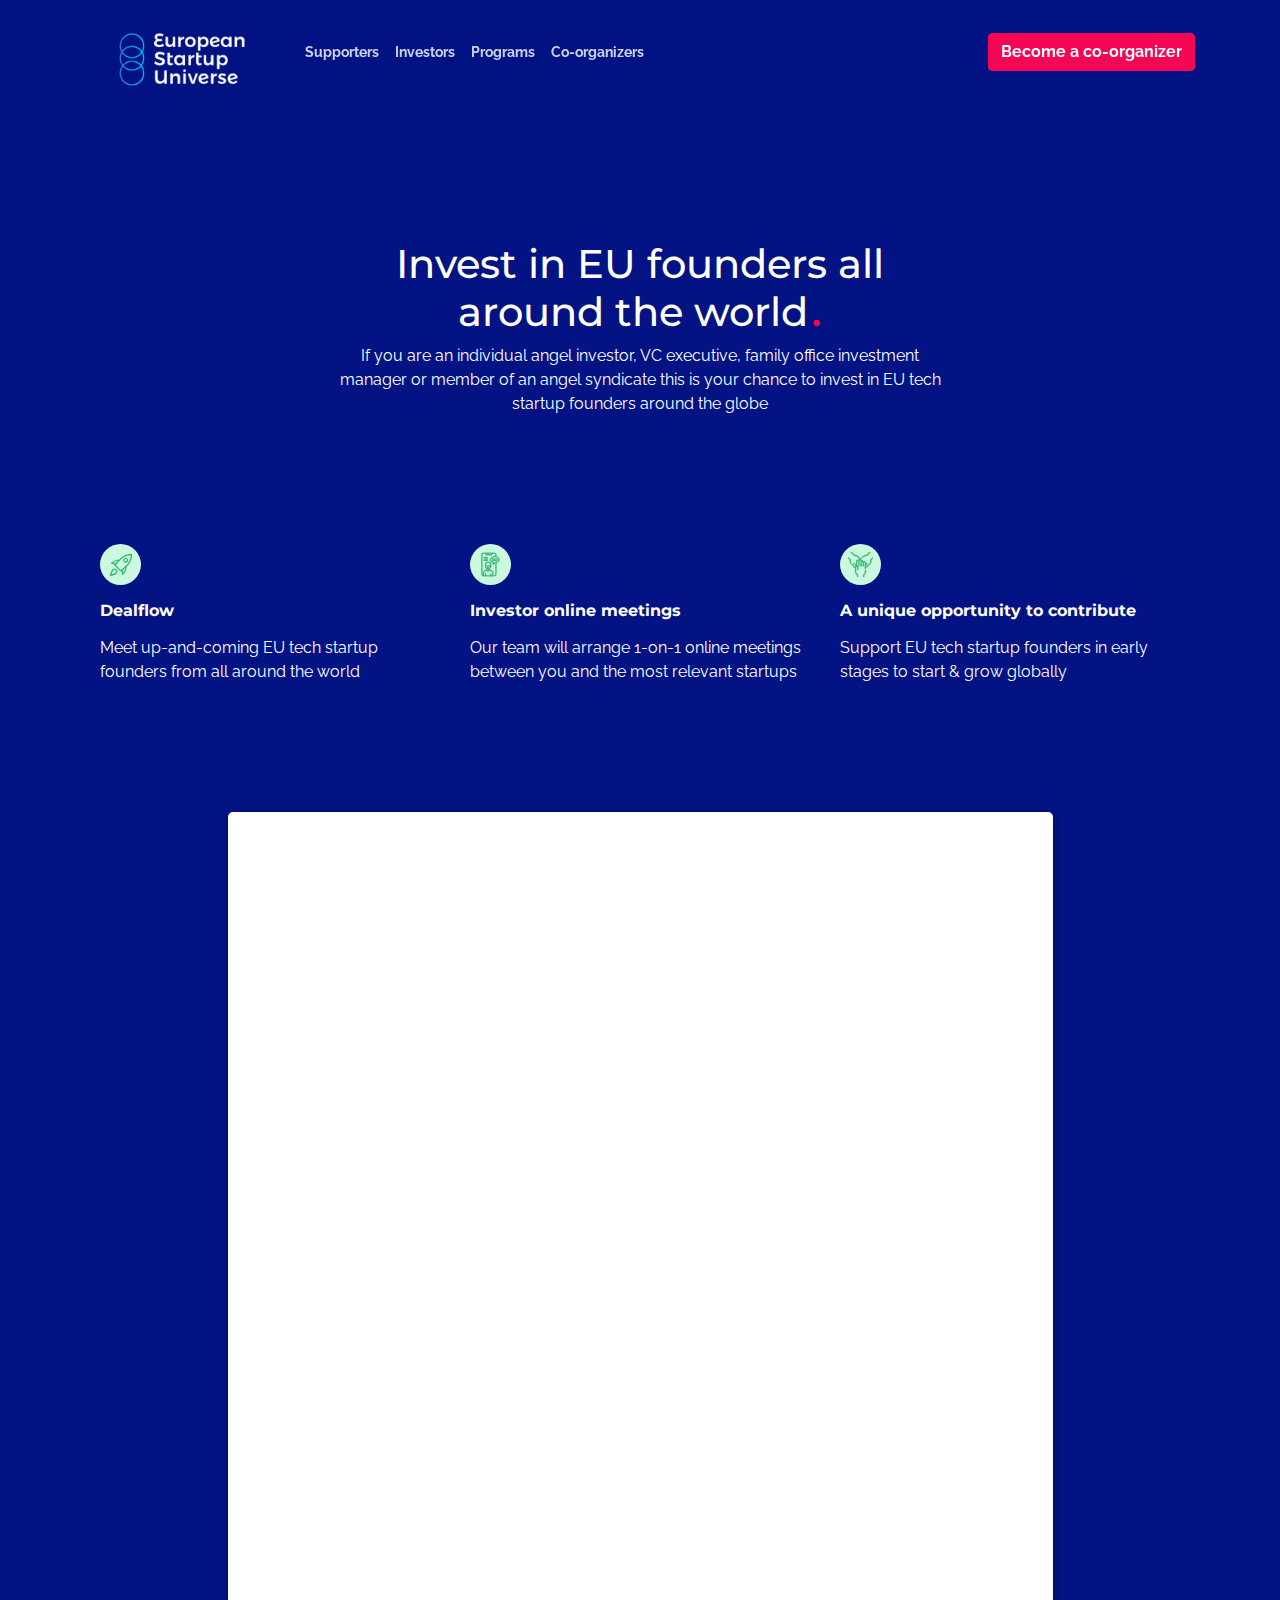
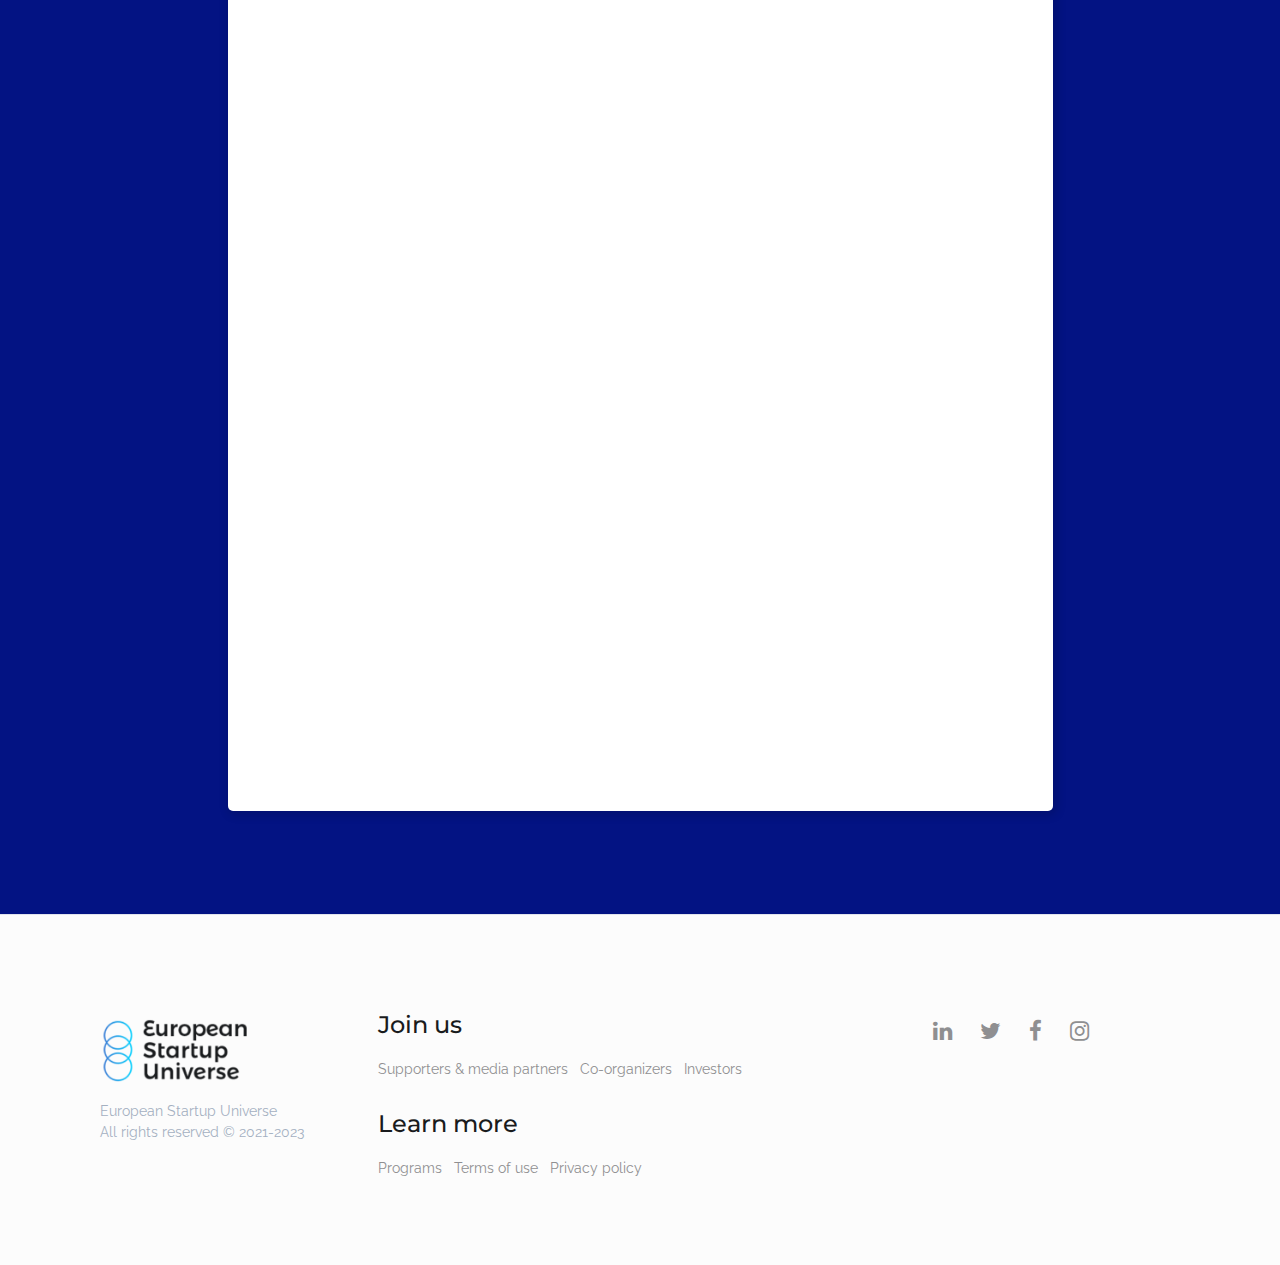
<file: investors.html>
<!Doctype html>
<html lang="en">
    <head>
        <meta charset="utf-8">
        <meta name="viewport" content="width=device-width, initial-scale=1.0">
        <meta name="description" content="The 6-week online programs exclusively for European startup founders globally">
        <meta name="author" content="European Startup Universe team">
        <meta property="og:url" content="https://thestartupuniverse.org"/>
        <meta property="og:type" content="website"/>
        <meta property="og:title" content="European Startup Universe"/>
        <meta property="og:site_name" content="European Startup Universe"/>
        <meta property="og:description" 
                content="The 6-week online programs exclusively for European startup founders globally."
        />
        <meta property="og:image" content="content/img/facebook_open_graph.jpg"/>
        <title>European Startup Universe</title>
        <!-- Favicon-->
        <link rel="shortcut icon" href="content/img/favicon.png">
        <!-- Bootstrap Core CSS -->
        <link rel="stylesheet" href="css/bootstrap.min.css">
        <link rel="stylesheet" href="css/slick.css">
        <!-- Custom CSS -->
        <link rel="stylesheet" href="css/basic.css">
        <link rel="stylesheet" href="css/supportive_pages.css">
        <!-- Google Analytics -->
        
        <!-- Fastbase Analytics -->
        
        <!-- Start of Async Drift Code -->
        
        <!-- Hotjar Tracking Code -->
        
    </head>
    <body>

    <!-- Navigation Bar Section -->
    <nav class="navbar fixed-top navbar-expand-lg navbar-light bg-light">
        <div class="container">
            <a class="navbar-brand" href="index.html">
                <img src="content/img/european_startup_universe_white_logo.png" width="auto" height="55px" alt="European Startup Universe white logo">
            </a>
            <button class="navbar-toggler navbar-toggler-left x collapsed" type="button" data-toggle="collapse" data-target="#navbarText" aria-controls="navbarText" aria-expanded="false" aria-label="Toggle navigation">
                <span class="icon-bar"></span>
                <span class="icon-bar"></span>
                <span class="icon-bar"></span>
              </button>
            <div class="collapse navbar-collapse" id="navbarText">
                <ul class="navbar-nav ml-md-3 mr-auto mt-md-3 mt-lg-0">
                    <li class="nav-item">
                        <a class="nav-link" href="supporters.html">Supporters</a>
                    </li>
                    <li class="nav-item">
                        <a class="nav-link" href="investors.html">Investors</a>
                    </li>
                    <li class="nav-item">
                        <a class="nav-link" href="about-program.html">Programs</a>
                    </li>
                    <li class="nav-item d-none">
                        <a class="nav-link" href="bexpert.html">Ambassadors</a>
                    </li>
                    <li class="nav-item">
                        <a class="nav-link" href="organizers.html">Co-organizers</a>
                    </li>
                </ul>
        
                <button class="btn mt-3 mt-md-0 my-2 my-sm-0 btn-call-to-action" type="button" onclick="window.open('https://thestartupuniverse.org/organizers.html')">Become a co-organizer</button>
            </div>
        </div>
    </nav>

    <!-- Hero Section -->
    <section class="jumbotron jumbotron-fluid welcome-section mt-5">
        <div class="container">
            <div class="col-12">         
            
                <div class="row">
                    <div class="col-12 col-lg-7 welcome-section-title text-center mx-auto">
                        <h1 class="title-welcome">Invest in EU founders all around the world<span class="colored-dot">.</span></h1>
                        <p class="text-white">If you are an individual angel investor, VC executive, family office investment manager or member of an angel syndicate this is your chance to invest in EU tech startup founders around the globe</p>
                    </div>
                </div>

            </div>
        </div>
    </section>

    <!-- Features section -->
    <section class="mb-5" id="section-investors-features">
        <div class="container">
            <div class="col-12">
                <div class="row">
                    <div class="col-12 col-md-4 py-3 card-style">       
                        <span class="badge badge-secondary icon-wrapper rocket-icon-wrapper">
                            <img src="content/img/rocket.svg" width="auto" height="22" alt="bot development graphic image">
                        </span>
                        <h6 class="font-weight-bold my-3 text-white">Dealflow</h6>
                        <p class="text-white">Meet up-and-coming EU tech startup founders from all around the world</p>
                    </div>
                    <div class="col-12 col-md-4 py-3 card-style">
                        <span class="badge badge-secondary icon-wrapper">
                            <img src="content/img/video-chat.svg" width="auto" height="25" alt="bot development graphic image">
                        </span>
                        <h6 class="font-weight-bold my-3 text-white">Investor online meetings</h6>
                        <p class="text-white">Our team will arrange 1-on-1 online meetings between you and the most relevant startups</p>
                    </div>
                    <div class="col-12 col-md-4 py-3 card-style">       
                        <span class="badge badge-secondary icon-wrapper">
                            <img src="content/img/united.svg" width="auto" height="25" alt="bot development graphic image">
                        </span>
                        <h6 class="font-weight-bold my-3 text-white">A unique opportunity to contribute</h6>
                        <p class="text-white">Support EU tech startup founders in early stages to start & grow globally</p>
                    </div>
                </div>
            </div>  
        </div>
    </section>

    <!-- Form content section -->
    <section id="section-form">
        <div class="container">
            <div class="row">
                <div class="col-12 col-md-9 mx-auto py-5 mb-5">
                    <iframe class="airtable-embed airtable-dynamic-height" src="https://airtable.com/embed/shr1Xl0LMjndE0c1S?backgroundColor=green" frameborder="0" onmousewheel="" width="100%" height="1599" style="background:#fff!important; box-shadow: 2px 2px 10px 2px rgba(0,0,0,.15); border-radius: 5px; font-family: 'Raleway', sans-serif!important;"></iframe>   
                </div>
            </div>
        </div>
    </section>

    <!-- Footer -->
    <footer class="section-footer" role="contentinfo">
        <div class="container">
            <div class="col-12">            
            
                <div class="row">
                    <div class="col-12 col-sm-6 col-lg-3 mt-3 order-3 order-sm-1 mt-sm-0">
                        <a class="navbar-brand" href="index.html">
                            <img src="content/img/european_startup_universe_black_logo.png" width="150px" alt="European Startup Universe black logo">
                        </a>
                        <p class="mt-2">European Startup Universe<br>All rights reserved © 2021-2023 </p>
                    </div>
                    <div class="col-12 col-sm-6 order-1 order-sm-2">
                        <h4 class="mb-3">Join us</h4>
                        <ul class="list-unstyled list-inline">
                            <li class="footer-list-item list-inline-item">
                                <a href="supporters.html">Supporters & media partners</a>
                            </li>
                            <li class="footer-list-item list-inline-item">
                                <a href="organizers.html" class="footer-list-item">Co-organizers</a>
                            </li>
                            <li class="footer-list-item list-inline-item">
                                <a href="investors.html" class="footer-list-item">Investors</a>
                            </li>
                            <li class="footer-list-item list-inline-item d-none">
                                <a href="bexpert.html" class="footer-list-item">Ambassadors</a>
                            </li>                   
                        </ul>
                        <h4 class="mb-3 mt-4">Learn more</h4>
                        <ul class="list-unstyled list-inline">
                            <li class="footer-list-item list-inline-item">
                                <a href="about-program.html" class="footer-list-item">Programs</a>
                            </li>
                            <li class="footer-list-item list-inline-item">
                                <a href="terms.html" class="footer-list-item">Terms of use</a>
                            </li>
                            <li class="footer-list-item list-inline-item">
                                <a href="privacy.html" class="footer-list-item">Privacy policy</a>
                            </li>                   
                        </ul>                 
                    </div>
                    <div class="col-12 col-sm-6 col-lg-3 order-2 order-sm-3 mt-sm-3 mt-lg-0">
                        <ul class="list-unstyled list-inline">
                            <li class="footer-list-item list-inline-item social-list-item">
                                <a href="https://www.linkedin.com/company/european-startup-universe" target="_blank"><i class="fa fa-linkedin"></i></a>
                            </li>
                            <li class="footer-list-item list-inline-item social-list-item">
                                <a href="https://twitter.com/EUstartupuni" target="_blank"><i class="fa fa-twitter"></i></a>
                            </li>
                            <li class="footer-list-item list-inline-item social-list-item">
                                <a href="https://www.facebook.com/europeanstartupuniverse" target="_blank"><i class="fa fa-facebook"></i></a>
                            </li>
                            <li class="footer-list-item list-inline-item social-list-item">
                                <a href="https://www.instagram.com/eu_startup_universe/" target="_blank"><i class="fa fa-instagram"></i></a>
                            </li>        
                        </ul>                 
                    </div>
                </div>

            </div>
        </div>
    </footer>

    <!-- Cookies consent -->
    <div class="toast hidden" id="consent-popup" role="alert" aria-live="assertive" aria-atomic="true">
        <div class="toast-header">
            <button type="button" class="close ml-auto p-1" data-dismiss="toast" aria-label="Close">
                <span aria-hidden="true">&times;</span>
            </button>
        </div>
        <div class="toast-body pt-0">
           <p>By using this website you agree to the <a href="https://thestartupuniverse.org/terms" target="_blank">Terms of use</a> and <a href="https://thestartupuniverse.org/privacy">Privacy policy.</a></p>
            <a href="#!" class="btn btn-success mt-3 btn-block" id="accept-cookies" type="button">Got it</a>
        </div>
    </div>
    
    <script src="js/jquerry.v2.1.4.min.js"></script>
    <script src="js/poper.min.js"></script>
    <script src="js/bootstrap.min.js"></script>
    <script src="https://static.airtable.com/js/embed/embed_snippet_v1.js"></script>
    <script src="js/privacy.js"></script>
  </body>
</html>
</file>
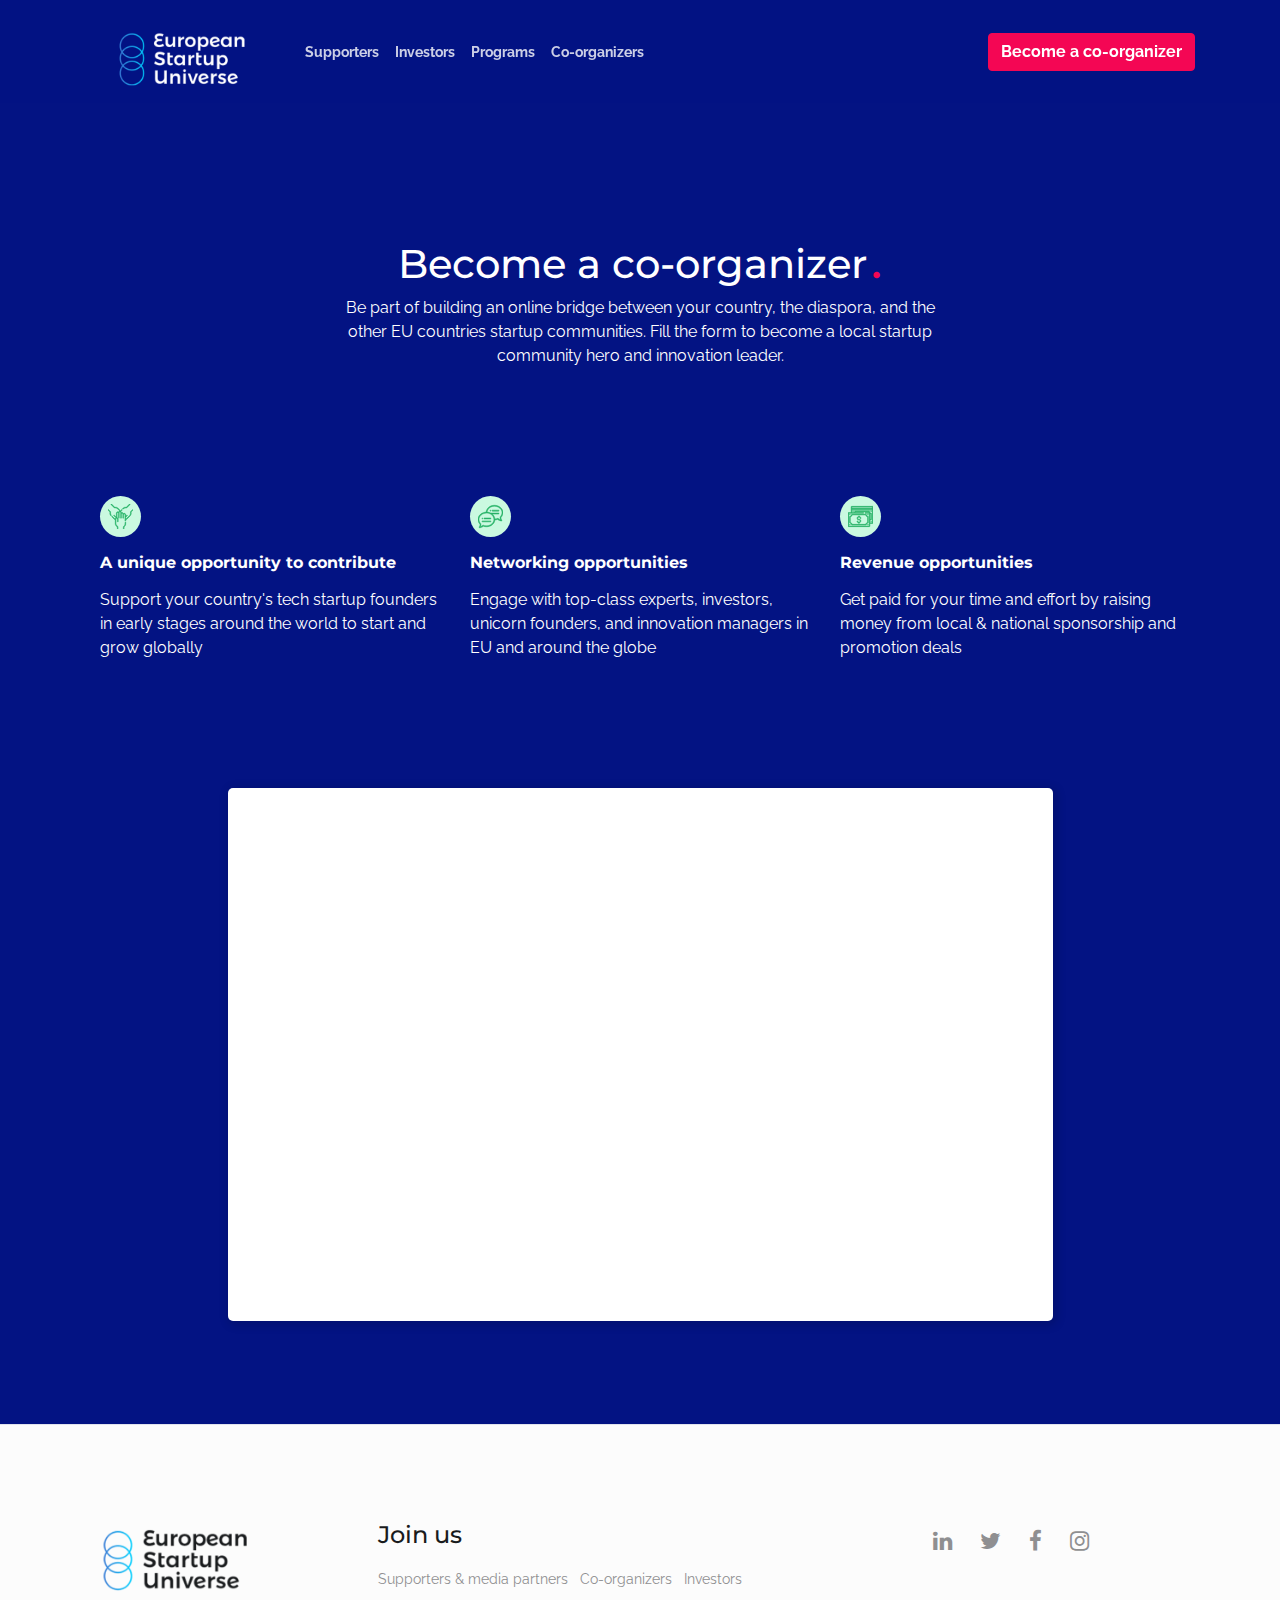
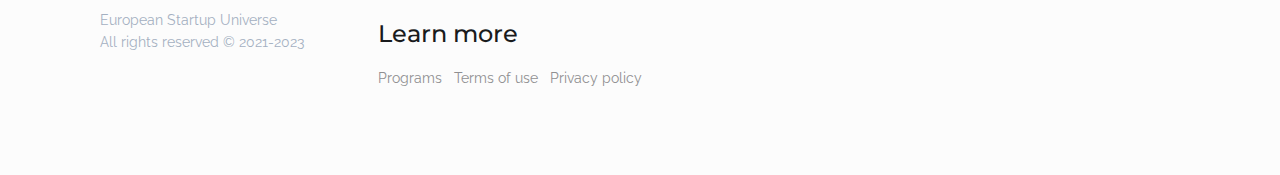
<file: organizers.html>
<!Doctype html>
<html lang="en">
    <head>
        <meta charset="utf-8">
        <meta name="viewport" content="width=device-width, initial-scale=1.0">
        <meta name="description" content="The 6-week online programs exclusively for European startup founders globally">
        <meta name="author" content="European Startup Universe team">
        <meta property="og:url" content="https://thestartupuniverse.org"/>
        <meta property="og:type" content="website"/>
        <meta property="og:title" content="European Startup Universe"/>
        <meta property="og:site_name" content="European Startup Universe"/>
        <meta property="og:description" 
                content="The 6-week online programs exclusively for European startup founders globally."
        />
        <meta property="og:image" content="content/img/facebook_open_graph.jpg"/>
        <title>European Startup Universe</title>
        <!-- Favicon-->
        <link rel="shortcut icon" href="content/img/favicon.png">
        <!-- Bootstrap Core CSS -->
        <link rel="stylesheet" href="css/bootstrap.min.css">
        <link rel="stylesheet" href="css/slick.css">
        <!-- Custom CSS -->
        <link rel="stylesheet" href="css/basic.css">
        <link rel="stylesheet" href="css/supportive_pages.css">
        <!-- Google Analytics -->
        
        <!-- Fastbase Analytics -->
        
        <!-- Start of Async Drift Code -->
        
        <!-- Hotjar Tracking Code -->
        
    </head>
    <body>

    <!-- Navigation Bar Section -->
    <nav class="navbar fixed-top navbar-expand-lg navbar-light bg-light">
        <div class="container">
            <a class="navbar-brand" href="index.html">
                <img src="content/img/european_startup_universe_white_logo.png" width="auto" height="55px" alt="European Startup Universe white logo">
            </a>
            <button class="navbar-toggler navbar-toggler-left x collapsed" type="button" data-toggle="collapse" data-target="#navbarText" aria-controls="navbarText" aria-expanded="false" aria-label="Toggle navigation">
                <span class="icon-bar"></span>
                <span class="icon-bar"></span>
                <span class="icon-bar"></span>
              </button>
            <div class="collapse navbar-collapse" id="navbarText">
                <ul class="navbar-nav ml-md-3 mr-auto mt-md-3 mt-lg-0">
                    <li class="nav-item">
                        <a class="nav-link" href="supporters.html">Supporters</a>
                    </li>
                    <li class="nav-item">
                        <a class="nav-link" href="investors.html">Investors</a>
                    </li>
                    <li class="nav-item">
                        <a class="nav-link" href="about-program.html">Programs</a>
                    </li>
                    <li class="nav-item d-none">
                        <a class="nav-link" href="bexpert.html">Ambassadors</a>
                    </li>
                    <li class="nav-item">
                        <a class="nav-link" href="organizers.html">Co-organizers</a>
                    </li>
                </ul>
        
                <button class="btn mt-3 mt-md-0 my-2 my-sm-0 btn-call-to-action" type="button" onclick="window.open('https://thestartupuniverse.org/organizers.html')">Become a co-organizer</button>
            </div>
        </div>
    </nav>

    <!-- Hero Section -->
    <section class="jumbotron jumbotron-fluid welcome-section mt-5">
        <div class="container">
            <div class="col-12">         
            
                <div class="row">
                    <div class="col-12 col-lg-7 welcome-section-title text-center mx-auto">
                        <h1 class="title-welcome">Become a co-organizer<span class="colored-dot">.</span></h1>
                        <p class="text-white">Be part of building an online bridge between your country, the diaspora, and the other EU countries startup communities. Fill the form to become a local startup community hero and innovation leader.</p>
                    </div>
                </div>

            </div>
        </div>
    </section>

    <!-- Features section -->
    <section class="mb-5" id="section-investors-features">
        <div class="container">
            <div class="col-12">
                <div class="row">
                    <div class="col-12 col-md-4 py-3 card-style">       
                        <span class="badge badge-secondary icon-wrapper">
                            <img src="content/img/united.svg" width="auto" height="25" alt="opportunity to contribute graphic image">
                        </span>
                        <h6 class="font-weight-bold my-3 text-white">A unique opportunity to contribute</h6>
                        <p class="text-white">Support your country's tech startup founders in early stages around the world to start and grow globally</p>
                    </div>
                    <div class="col-12 col-md-4 py-3 card-style">
                        <span class="badge badge-secondary icon-wrapper">
                            <img src="content/img/community.svg" width="auto" height="25" alt="network opportunities graphic image">
                        </span>
                        <h6 class="font-weight-bold my-3 text-white">Networking opportunities</h6>
                        <p class="text-white">Engage with top-class experts, investors, unicorn founders, and innovation managers in EU and around the globe</p>
                    </div> 
                    <div class="col-12 col-md-4 py-3 card-style">
                        <span class="badge badge-secondary icon-wrapper">
                            <img src="content/img/money.svg" width="auto" height="25" alt="funding graphic image">
                        </span>
                        <h6 class="font-weight-bold my-3 text-white">Revenue opportunities</h6>
                        <p class="text-white">Get paid for your time and effort by raising money from local & national sponsorship and promotion deals</p>
                    </div>  
                </div>
            </div>  
        </div>
    </section>

    <!-- Form content section -->
    <section id="section-form">
        <div class="container">
            <div class="row">
                <div class="col-12 col-md-9 mx-auto py-5 mb-5">
                    <iframe class="airtable-embed airtable-dynamic-height" src="https://airtable.com/embed/shrGU7LbrZ0MHGt7k?backgroundColor=green" frameborder="0" onmousewheel="" width="100%" height="533" style="background:#fff!important; box-shadow: 2px 2px 10px 2px rgba(0,0,0,.15); border-radius: 5px; font-family: 'Raleway', sans-serif!important;"></iframe>   
                </div>
            </div>
        </div>
    </section>

    <!-- Footer -->
    <footer class="section-footer" role="contentinfo">
        <div class="container">
            <div class="col-12">            
            
                <div class="row">
                    <div class="col-12 col-sm-6 col-lg-3 mt-3 order-3 order-sm-1 mt-sm-0">
                        <a class="navbar-brand" href="index.html">
                            <img src="content/img/european_startup_universe_black_logo.png" width="150px" alt="European Startup Universe black logo">
                        </a>
                        <p class="mt-2">European Startup Universe<br>All rights reserved © 2021-2023 </p>
                    </div>
                    <div class="col-12 col-sm-6 order-1 order-sm-2">
                        <h4 class="mb-3">Join us</h4>
                        <ul class="list-unstyled list-inline">
                            <li class="footer-list-item list-inline-item">
                                <a href="supporters.html">Supporters & media partners</a>
                            </li>
                            <li class="footer-list-item list-inline-item">
                                <a href="organizers.html" class="footer-list-item">Co-organizers</a>
                            </li>
                            <li class="footer-list-item list-inline-item">
                                <a href="investors.html" class="footer-list-item">Investors</a>
                            </li>
                            <li class="footer-list-item list-inline-item d-none">
                                <a href="bexpert.html" class="footer-list-item">Ambassadors</a>
                            </li>                   
                        </ul>
                        <h4 class="mb-3 mt-4">Learn more</h4>
                        <ul class="list-unstyled list-inline">
                            <li class="footer-list-item list-inline-item">
                                <a href="about-program.html" class="footer-list-item">Programs</a>
                            </li>
                            <li class="footer-list-item list-inline-item">
                                <a href="terms.html" class="footer-list-item">Terms of use</a>
                            </li>
                            <li class="footer-list-item list-inline-item">
                                <a href="privacy.html" class="footer-list-item">Privacy policy</a>
                            </li>                   
                        </ul>                 
                    </div>
                    <div class="col-12 col-sm-6 col-lg-3 order-2 order-sm-3 mt-sm-3 mt-lg-0">
                        <ul class="list-unstyled list-inline">
                            <li class="footer-list-item list-inline-item social-list-item">
                                <a href="https://www.linkedin.com/company/european-startup-universe" target="_blank"><i class="fa fa-linkedin"></i></a>
                            </li>
                            <li class="footer-list-item list-inline-item social-list-item">
                                <a href="https://twitter.com/EUstartupuni" target="_blank"><i class="fa fa-twitter"></i></a>
                            </li>
                            <li class="footer-list-item list-inline-item social-list-item">
                                <a href="https://www.facebook.com/europeanstartupuniverse" target="_blank"><i class="fa fa-facebook"></i></a>
                            </li>
                            <li class="footer-list-item list-inline-item social-list-item">
                                <a href="https://www.instagram.com/eu_startup_universe/" target="_blank"><i class="fa fa-instagram"></i></a>
                            </li>        
                        </ul>                 
                    </div>
                </div>

            </div>
        </div>
    </footer>

    <!-- Cookies consent -->
    <div class="toast hidden" id="consent-popup" role="alert" aria-live="assertive" aria-atomic="true">
        <div class="toast-header">
            <button type="button" class="close ml-auto p-1" data-dismiss="toast" aria-label="Close">
                <span aria-hidden="true">&times;</span>
            </button>
        </div>
        <div class="toast-body pt-0">
           <p>By using this website you agree to the <a href="https://thestartupuniverse.org/terms" target="_blank">Terms of use</a> and <a href="https://thestartupuniverse.org/privacy">Privacy policy.</a></p>
            <a href="#!" class="btn btn-success mt-3 btn-block" id="accept-cookies" type="button">Got it</a>
        </div>
    </div>
    
    <script src="js/jquerry.v2.1.4.min.js"></script>
    <script src="js/poper.min.js"></script>
    <script src="js/bootstrap.min.js"></script>
    <script src="https://static.airtable.com/js/embed/embed_snippet_v1.js"></script>
    <script src="js/privacy.js"></script>
    
  </body>
</html>
</file>
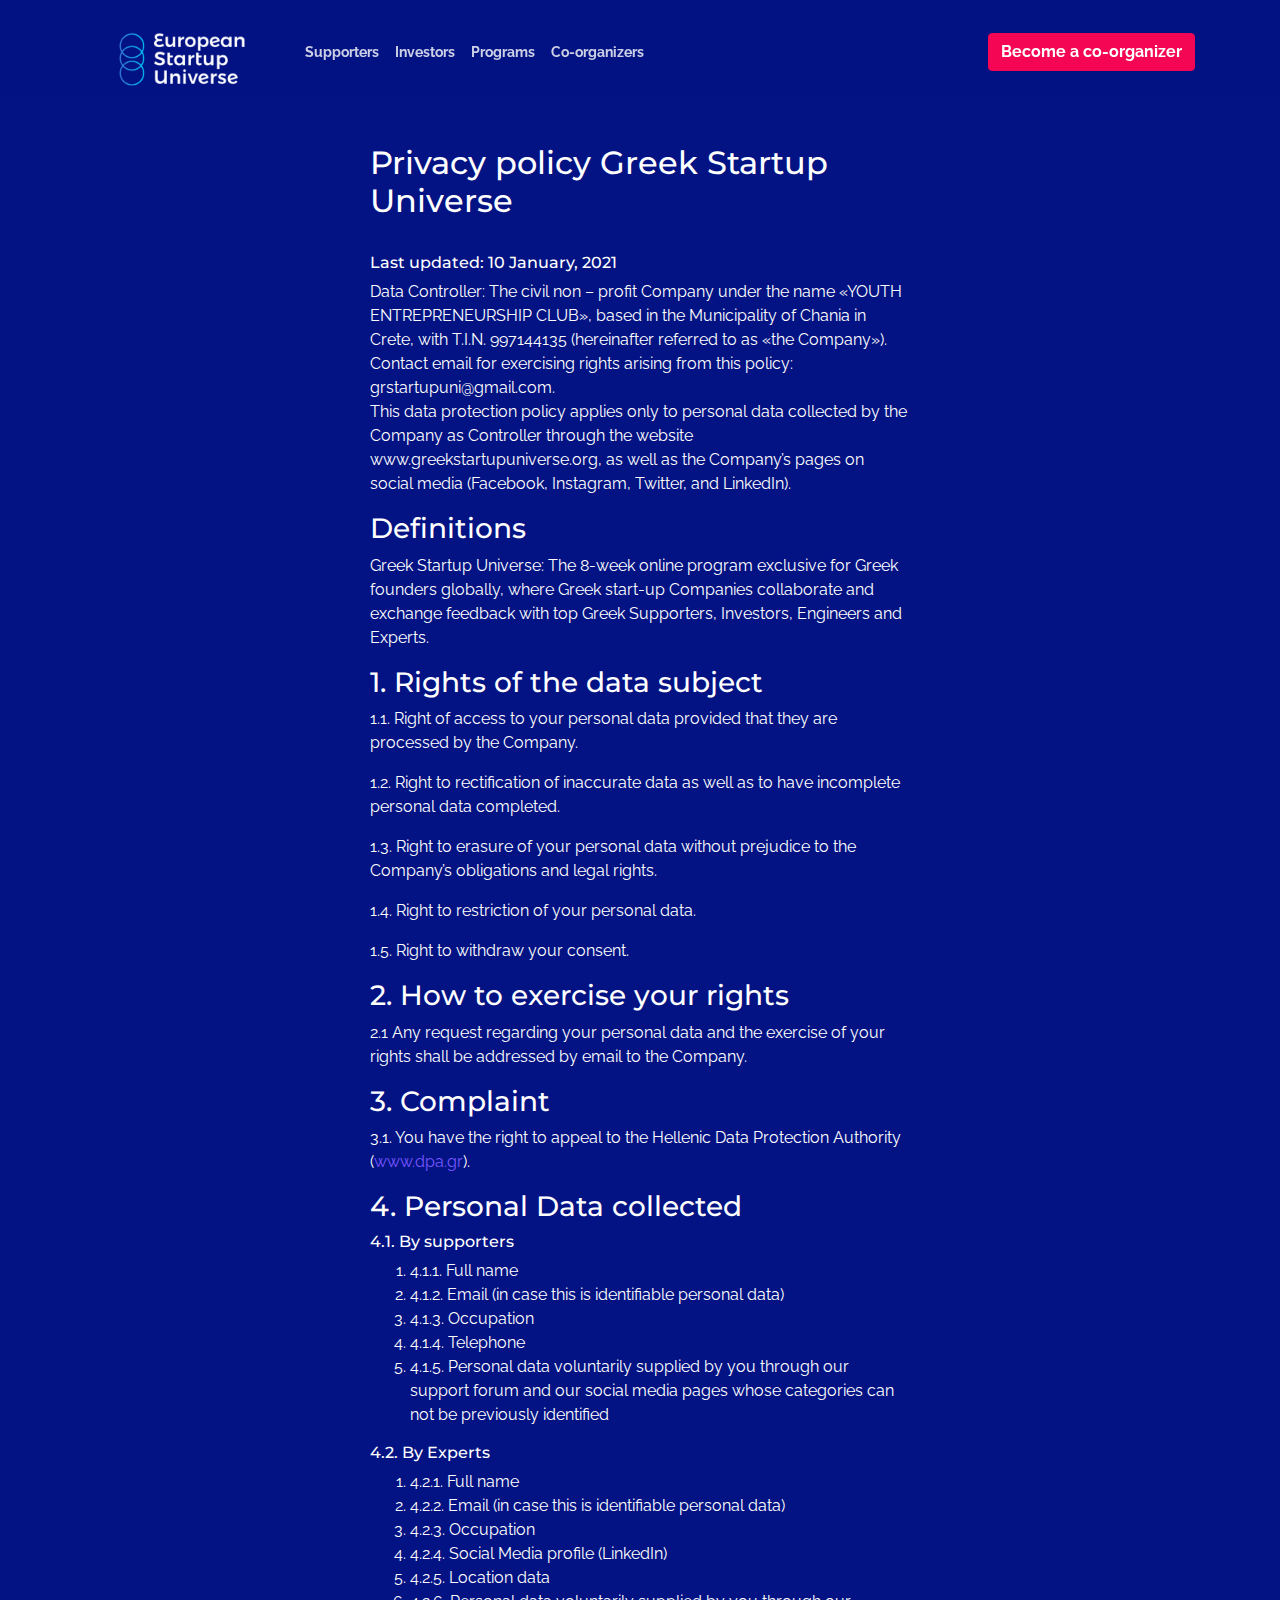
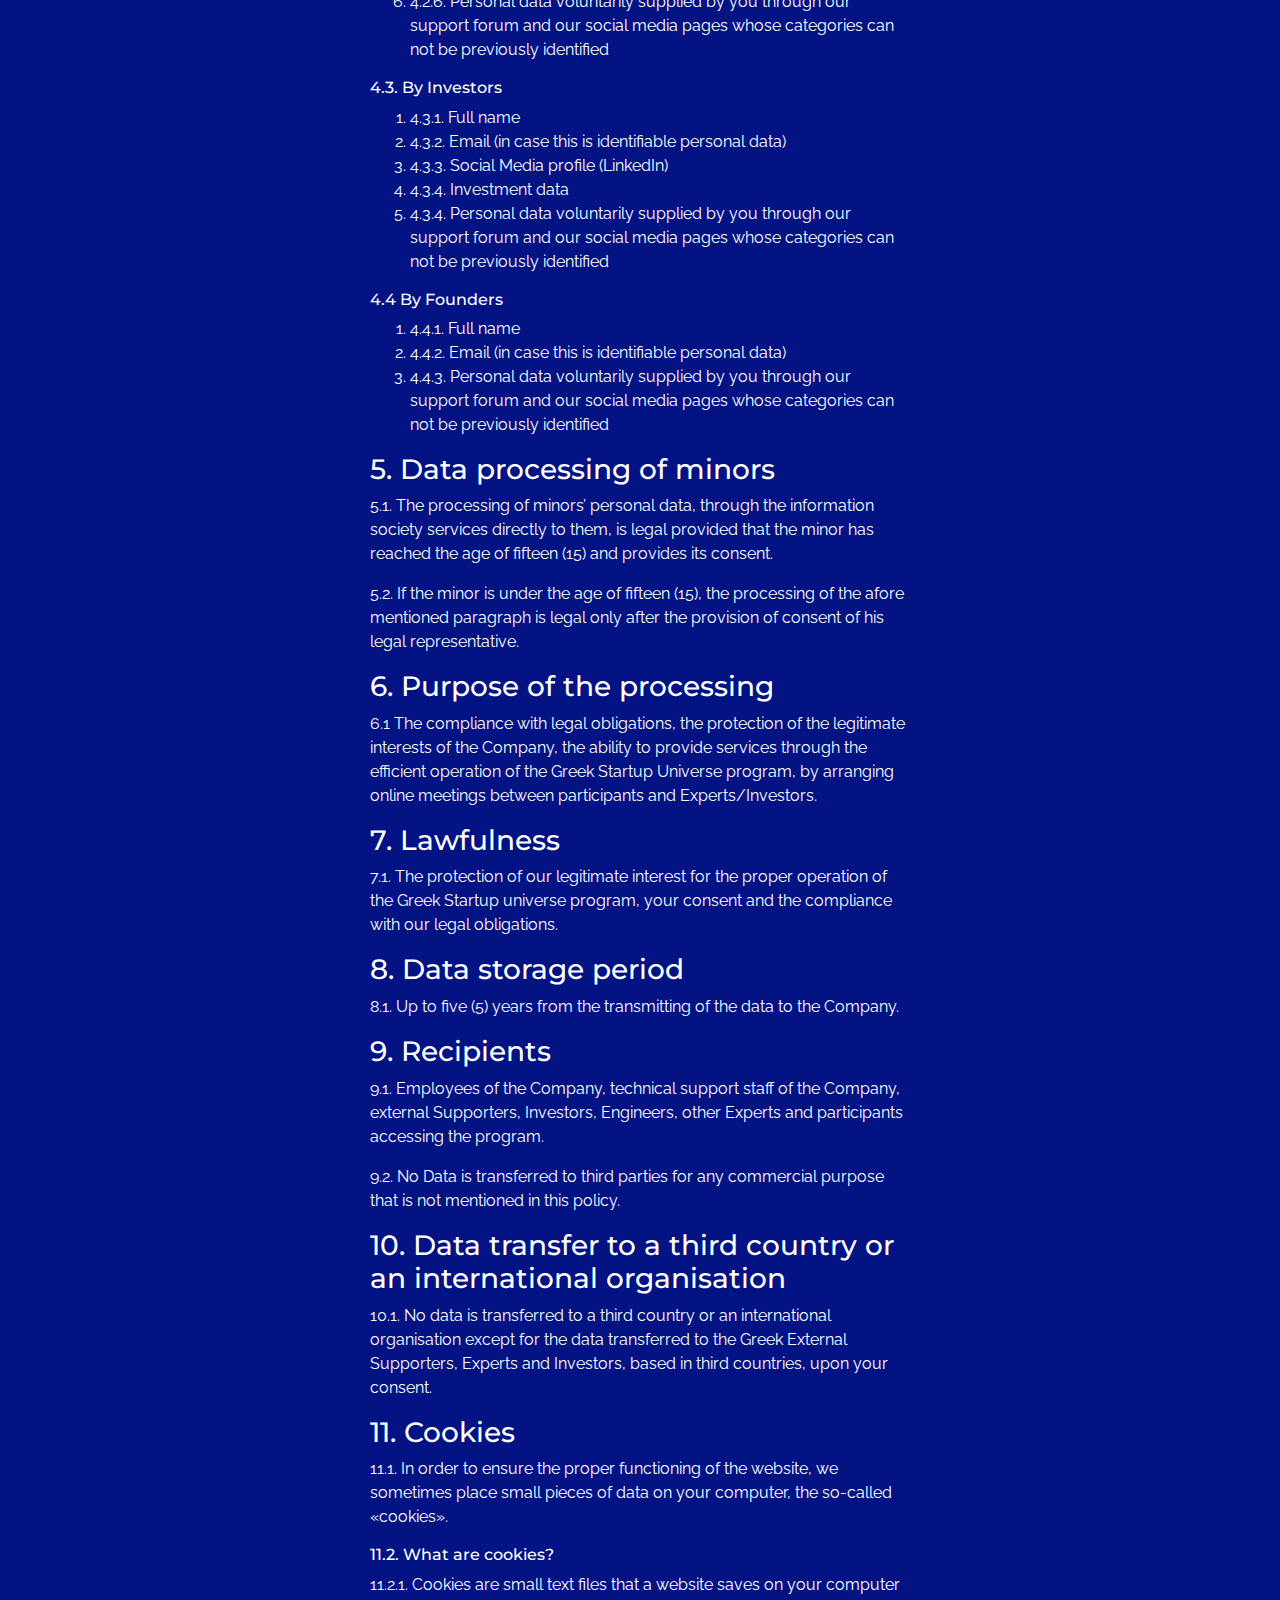
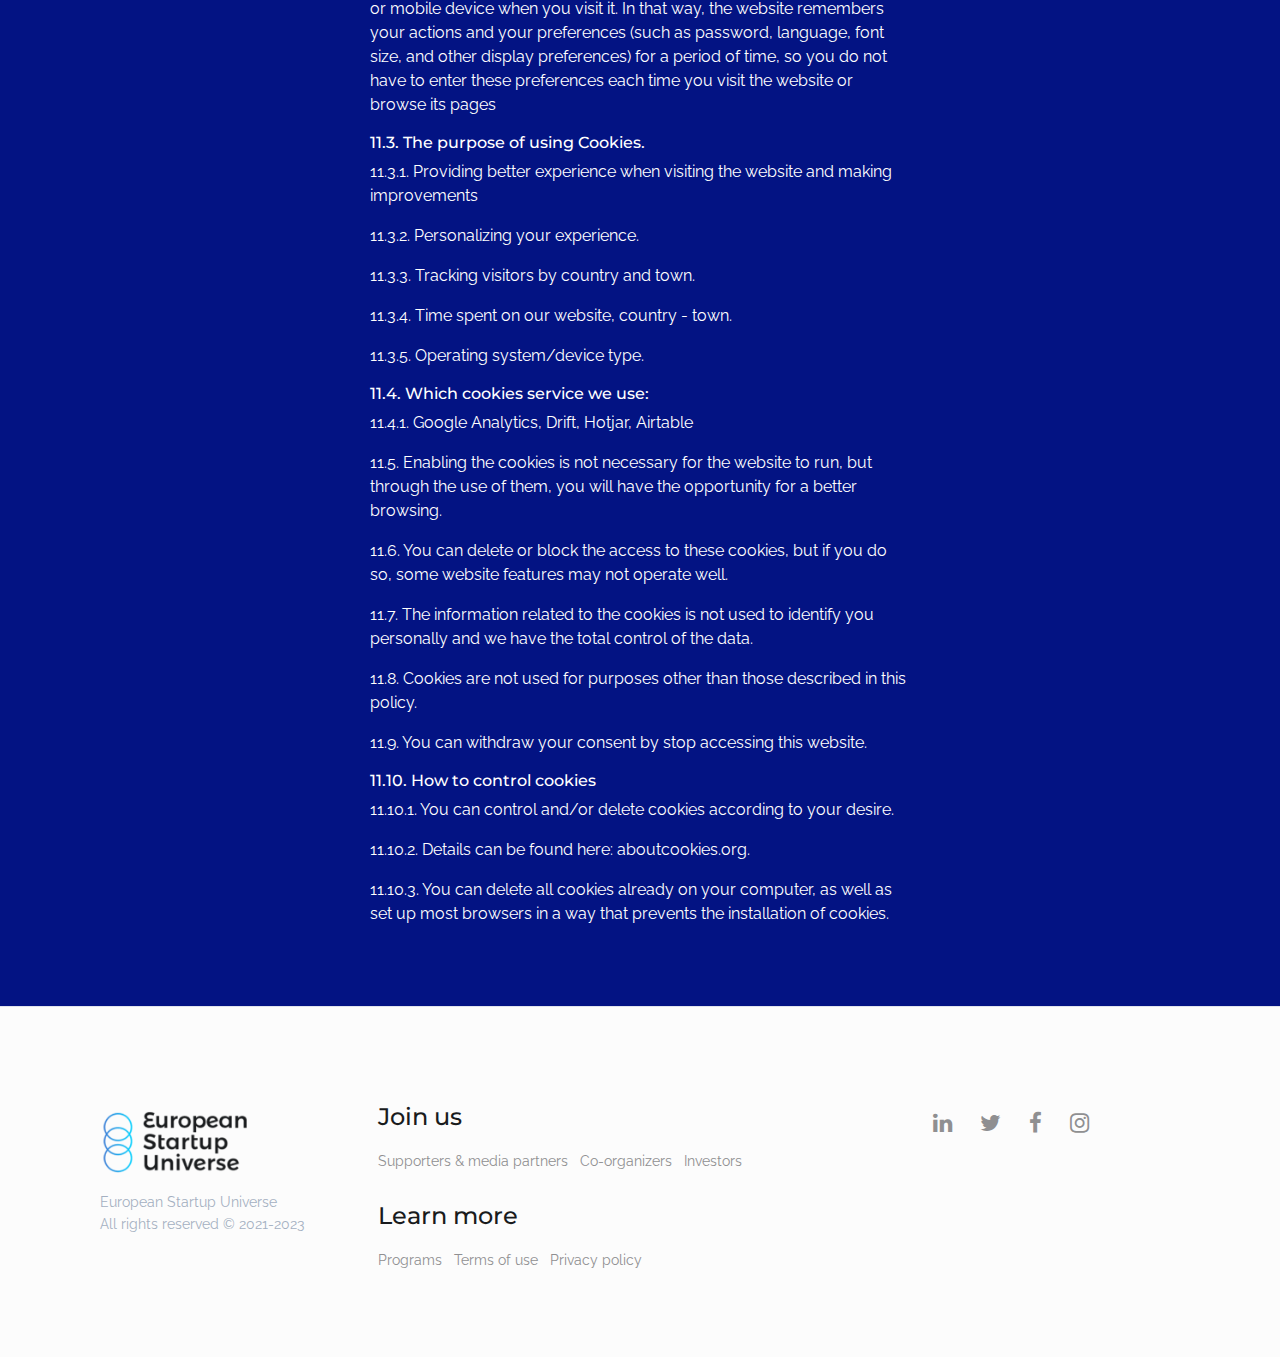
<file: privacy.html>
<!Doctype html>
<html lang="en">
    <head>
        <meta charset="utf-8">
        <meta name="viewport" content="width=device-width, initial-scale=1.0">
        <meta name="description" content="The 6-week online programs exclusively for European startup founders globally">
        <meta name="author" content="European Startup Universe team">
        <meta property="og:url" content="https://thestartupuniverse.org"/>
        <meta property="og:type" content="website"/>
        <meta property="og:title" content="European Startup Universe"/>
        <meta property="og:site_name" content="European Startup Universe"/>
        <meta property="og:description" 
                content="The 6-week online programs exclusively for European startup founders globally."
        />
        <meta property="og:image" content="content/img/facebook_open_graph.jpg"/>
        <title>European Startup Universe</title>
        <!-- Favicon-->
        <link rel="shortcut icon" href="content/img/favicon.png">
        <!-- Bootstrap Core CSS -->
        <link rel="stylesheet" href="css/bootstrap.min.css">
        <link rel="stylesheet" href="css/slick.css">
        <!-- Custom CSS -->
        <link rel="stylesheet" href="css/basic.css">
        <link rel="stylesheet" href="css/supportive_pages.css">
    </head>
    <body>

    <!-- Navigation Bar Section -->
    <nav class="navbar fixed-top navbar-expand-lg navbar-light bg-light">
        <div class="container">
            <a class="navbar-brand" href="index.html">
                <img src="content/img/european_startup_universe_white_logo.png" width="auto" height="55px" alt="European Startup Universe white logo">
            </a>
            <button class="navbar-toggler navbar-toggler-left x collapsed" type="button" data-toggle="collapse" data-target="#navbarText" aria-controls="navbarText" aria-expanded="false" aria-label="Toggle navigation">
                <span class="icon-bar"></span>
                <span class="icon-bar"></span>
                <span class="icon-bar"></span>
              </button>
            <div class="collapse navbar-collapse" id="navbarText">
                <ul class="navbar-nav ml-md-3 mr-auto mt-md-3 mt-lg-0">
                    <li class="nav-item">
                        <a class="nav-link" href="supporters.html">Supporters</a>
                    </li>
                    <li class="nav-item">
                        <a class="nav-link" href="investors.html">Investors</a>
                    </li>
                    <li class="nav-item">
                        <a class="nav-link" href="about-program.html">Programs</a>
                    </li>
                    <li class="nav-item d-none">
                        <a class="nav-link" href="bexpert.html">Ambassadors</a>
                    </li>
                    <li class="nav-item">
                        <a class="nav-link" href="organizers.html">Co-organizers</a>
                    </li>
                </ul>
        
                <button class="btn mt-3 mt-md-0 my-2 my-sm-0 btn-call-to-action" type="button" onclick="window.open('https://thestartupuniverse.org/organizers.html')">Become a co-organizer</button>
            </div>
        </div>
    </nav>

    <!-- Hero Section -->
    <section class="container py-5">
        <div class="row">
            <div class="col-12 col-md-6 mx-auto pt-5 mt-5 pb-3">
                <h2 class="pb-4 text-white">Privacy policy Greek Startup Universe</h2>
                <h6 class="text-lead text-white">Last updated: 10 January, 2021</h6>
                <p class="text-white">Data Controller: The civil non – profit Company under the name «YOUTH ENTREPRENEURSHIP CLUB», based in the Municipality of Chania in Crete, with T.I.N. 997144135 (hereinafter referred to as «the Company»). Contact email for exercising rights arising from this policy: grstartupuni@gmail.com.<br>
                This data protection policy applies only to personal data collected by the Company as Controller through the website www.greekstartupuniverse.org, as well as the Company’s pages on social media (Facebook, Instagram, Twitter, and LinkedIn).
                </p>
                <h3 class="text-white">Definitions</h3>
                <p class="text-white">Greek Startup Universe: The 8-week online program exclusive for Greek founders globally, where Greek start-up Companies collaborate and exchange feedback with top Greek Supporters, Investors, Engineers and Experts.</p>
                <h3 class="text-white">1. Rights of the data subject</h3>   
                <p class="text-white">1.1. Right of access to your personal data provided that they are processed by the Company.</p>
                <p class="text-white">1.2. Right to rectification of inaccurate data as well as to have incomplete personal data completed.</p>
                <p class="text-white">1.3. Right to erasure of your personal data without prejudice to the Company’s obligations and legal rights.</p>
                <p class="text-white">1.4. Right to restriction of your personal data.</p>
                <p class="text-white">1.5. Right to withdraw your consent.</p>
                <h3 class="text-white">2. How to exercise your rights</h3>
                <p class="text-white">2.1 Any request regarding your personal data and the exercise of your rights shall be addressed by email to the Company.</p>
                <h3 class="text-white">3. Complaint</h3>   
                <p class="text-white">3.1.  You have the right to appeal to the Hellenic Data Protection Authority (<a href="https://www.dpa.gr/" target="_blank">www.dpa.gr</a>).</p>
                <h3 class="text-white">4. Personal Data collected</h3> 
                <h6 class="text-white">4.1. By supporters</h6>  
                <ol>
                    <li class="text-white">4.1.1. Full name</li>
                    <li class="text-white">4.1.2. Email (in case this is identifiable personal data)</li>
                    <li class="text-white">4.1.3. Occupation</li>
                    <li class="text-white">4.1.4. Telephone</li>
                    <li class="text-white">4.1.5. Personal data voluntarily supplied by you through our support forum and our social media pages whose categories can not be previously identified</li>
                </ol>
                <h6 class="text-white">4.2. By Experts</h6>  
                <ol>
                    <li class="text-white">4.2.1. Full name</li>
                    <li class="text-white">4.2.2. Email (in case this is identifiable personal data)</li>
                    <li class="text-white">4.2.3. Occupation</li>
                    <li class="text-white">4.2.4. Social Media profile (LinkedIn)</li>
                    <li class="text-white">4.2.5. Location data</li>
                    <li class="text-white">4.2.6. Personal data voluntarily supplied by you through our support forum and our social media pages whose categories can not be previously identified</li>
                </ol>
                <h6 class="text-white">4.3. By Investors</h6>  
                <ol>
                    <li class="text-white">4.3.1. Full name</li>
                    <li class="text-white">4.3.2. Email (in case this is identifiable personal data)</li>
                    <li class="text-white">4.3.3. Social Media profile (LinkedIn)</li>
                    <li class="text-white">4.3.4. Investment data</li>
                    <li class="text-white">4.3.4. Personal data voluntarily supplied by you through our support forum and our social media pages whose categories can not be previously identified</li>
                </ol>
                <h6 class="text-white">4.4 By Founders</h6>  
                <ol>
                    <li class="text-white">4.4.1. Full name</li>
                    <li class="text-white">4.4.2. Email (in case this is identifiable personal data)</li>
                    <li class="text-white">4.4.3. Personal data voluntarily supplied by you through our support forum and our social media pages whose categories can not be previously identified</li>
                </ol>
                <h3 class="text-white">5. Data processing of minors</h3>   
                <p class="text-white">5.1. The processing of minors’ personal data, through the information society services directly to them, is legal provided that the minor has reached the age of fifteen (15) and provides its consent.</p>
                <p class="text-white">5.2. If the minor is under the age of fifteen (15), the processing of the afore mentioned paragraph is legal only after the provision of consent of his legal representative.</p>
                <h3 class="text-white">6. Purpose of the processing</h3>   
                <p class="text-white">6.1 The compliance with legal obligations, the protection of the legitimate interests of the Company, the ability to provide services through the efficient operation of the Greek Startup Universe program, by arranging online meetings between participants and Experts/Investors.</p>
                <h3 class="text-white">7. Lawfulness</h3>   
                <p class="text-white">7.1. The protection of our legitimate interest for the proper operation of the Greek Startup universe program, your consent and the compliance with our legal obligations.</p>
                <h3 class="text-white">8. Data storage period</h3>   
                <p class="text-white">8.1. Up to five (5) years from the transmitting of the data to the Company.</p>
                <h3 class="text-white">9. Recipients</h3>   
                <p class="text-white">9.1.  Employees of the Company, technical support staff of the Company, external Supporters, Investors, Engineers, other Experts and participants accessing the program.</p>
                <p class="text-white">9.2. No Data is transferred to third parties for any commercial purpose that is not mentioned in this policy.</p>
                <h3 class="text-white">10. Data transfer to a third country or an international organisation</h3>   
                <p class="text-white">10.1. No data is transferred to a third country or an international organisation except for the data transferred to the Greek External Supporters, Experts and Investors, based in third countries, upon your consent.</p>        
                <h3 class="text-white">11. Cookies</h3>   
                <p class="text-white">11.1. In order to ensure the proper functioning of the website, we sometimes place small pieces of data on your computer, the so-called «cookies».</p>
                <h6 class="text-white">11.2. What are cookies?</h6>
                <p class="text-white">11.2.1. Cookies are small text files that a website saves on your computer or mobile device when you visit it. In that way, the website remembers your actions and your preferences (such as password, language, font size, and other display preferences) for a period of time, so you do not have to enter these preferences each time you visit the website or browse its pages</p>
                <h6 class="text-white">11.3. The purpose of using Cookies.</h6>
                <p class="text-white">11.3.1. Providing better experience when visiting the website and making improvements</p>
                <p class="text-white">11.3.2. Personalizing your experience.</p>
                <p class="text-white">11.3.3. Tracking visitors by country and town.</p>
                <p class="text-white">11.3.4. Time spent on our website, country - town.</p>
                <p class="text-white">11.3.5. Operating system/device type.</p>
                <h6 class="text-white">11.4. Which cookies service we use:</h6>
                <p class="text-white">11.4.1. Google Analytics, Drift, Hotjar, Airtable</p>
                <p class="text-white">11.5. Enabling the cookies is not necessary for the website to run, but through the use of them, you will have the opportunity for a better browsing.</p>
                <p class="text-white">11.6. You can delete or block the access to these cookies, but if you do so, some website features may not operate well.</p>
                <p class="text-white">11.7. The information related to the cookies is not used to identify you personally and we have the total control of the data.</p>
                <p class="text-white">11.8. Cookies are not used for purposes other than those described in this policy.</p>
                <p class="text-white">11.9. You can withdraw your consent by stop accessing this website.</p>
                <h6 class="text-white">11.10. How to control cookies</h6>
                <p class="text-white">11.10.1. You can control and/or delete cookies according to your desire.</p>
                <p class="text-white">11.10.2. Details can be found here: aboutcookies.org.</p>
                <p class="text-white">11.10.3. You can delete all cookies already on your computer, as well as set up most browsers in a way that prevents the installation of cookies.</p>         
            </div>
        </div>
    </section>

    <!-- Footer -->
    <footer class="section-footer" role="contentinfo">
        <div class="container">
            <div class="col-12">            
            
                <div class="row">
                    <div class="col-12 col-sm-6 col-lg-3 mt-3 order-3 order-sm-1 mt-sm-0">
                        <a class="navbar-brand" href="index.html">
                            <img src="content/img/european_startup_universe_black_logo.png" width="150px" alt="European Startup Universe black logo">
                        </a>
                        <p class="mt-2">European Startup Universe<br>All rights reserved © 2021-2023 </p>
                    </div>
                    <div class="col-12 col-sm-6 order-1 order-sm-2">
                        <h4 class="mb-3">Join us</h4>
                        <ul class="list-unstyled list-inline">
                            <li class="footer-list-item list-inline-item">
                                <a href="supporters.html">Supporters & media partners</a>
                            </li>
                            <li class="footer-list-item list-inline-item">
                                <a href="organizers.html" class="footer-list-item">Co-organizers</a>
                            </li>
                            <li class="footer-list-item list-inline-item">
                                <a href="investors.html" class="footer-list-item">Investors</a>
                            </li>
                            <li class="footer-list-item list-inline-item d-none">
                                <a href="bexpert.html" class="footer-list-item">Ambassadors</a>
                            </li>                   
                        </ul>
                        <h4 class="mb-3 mt-4">Learn more</h4>
                        <ul class="list-unstyled list-inline">
                            <li class="footer-list-item list-inline-item">
                                <a href="about-program.html" class="footer-list-item">Programs</a>
                            </li>
                            <li class="footer-list-item list-inline-item">
                                <a href="terms.html" class="footer-list-item">Terms of use</a>
                            </li>
                            <li class="footer-list-item list-inline-item">
                                <a href="privacy.html" class="footer-list-item">Privacy policy</a>
                            </li>                   
                        </ul>                 
                    </div>
                    <div class="col-12 col-sm-6 col-lg-3 order-2 order-sm-3 mt-sm-3 mt-lg-0">
                        <ul class="list-unstyled list-inline">
                            <li class="footer-list-item list-inline-item social-list-item">
                                <a href="https://www.linkedin.com/company/european-startup-universe" target="_blank"><i class="fa fa-linkedin"></i></a>
                            </li>
                            <li class="footer-list-item list-inline-item social-list-item">
                                <a href="https://twitter.com/EUstartupuni" target="_blank"><i class="fa fa-twitter"></i></a>
                            </li>
                            <li class="footer-list-item list-inline-item social-list-item">
                                <a href="https://www.facebook.com/europeanstartupuniverse" target="_blank"><i class="fa fa-facebook"></i></a>
                            </li>
                            <li class="footer-list-item list-inline-item social-list-item">
                                <a href="https://www.instagram.com/eu_startup_universe/" target="_blank"><i class="fa fa-instagram"></i></a>
                            </li>        
                        </ul>                 
                    </div>
                </div>

            </div>
        </div>
    </footer>

    <!-- Cookies consent -->
    <div class="toast hidden" id="consent-popup" role="alert" aria-live="assertive" aria-atomic="true">
        <div class="toast-header">
            <button type="button" class="close ml-auto p-1" data-dismiss="toast" aria-label="Close">
                <span aria-hidden="true">&times;</span>
            </button>
        </div>
        <div class="toast-body pt-0">
           <p>By using this website you agree to the <a href="https://thestartupuniverse.org/terms" target="_blank">Terms of use</a> and <a href="https://thestartupuniverse.org/privacy">Privacy policy.</a></p>
            <a href="#!" class="btn btn-success mt-3 btn-block" id="accept-cookies" type="button">Got it</a>
        </div>
    </div>

    <script src="js/jquerry.v2.1.4.min.js"></script>
    <script src="js/poper.min.js"></script>
    <script src="js/bootstrap.min.js"></script>
    <script src="js/privacy.js"></script>

  </body>
</html>
</file>
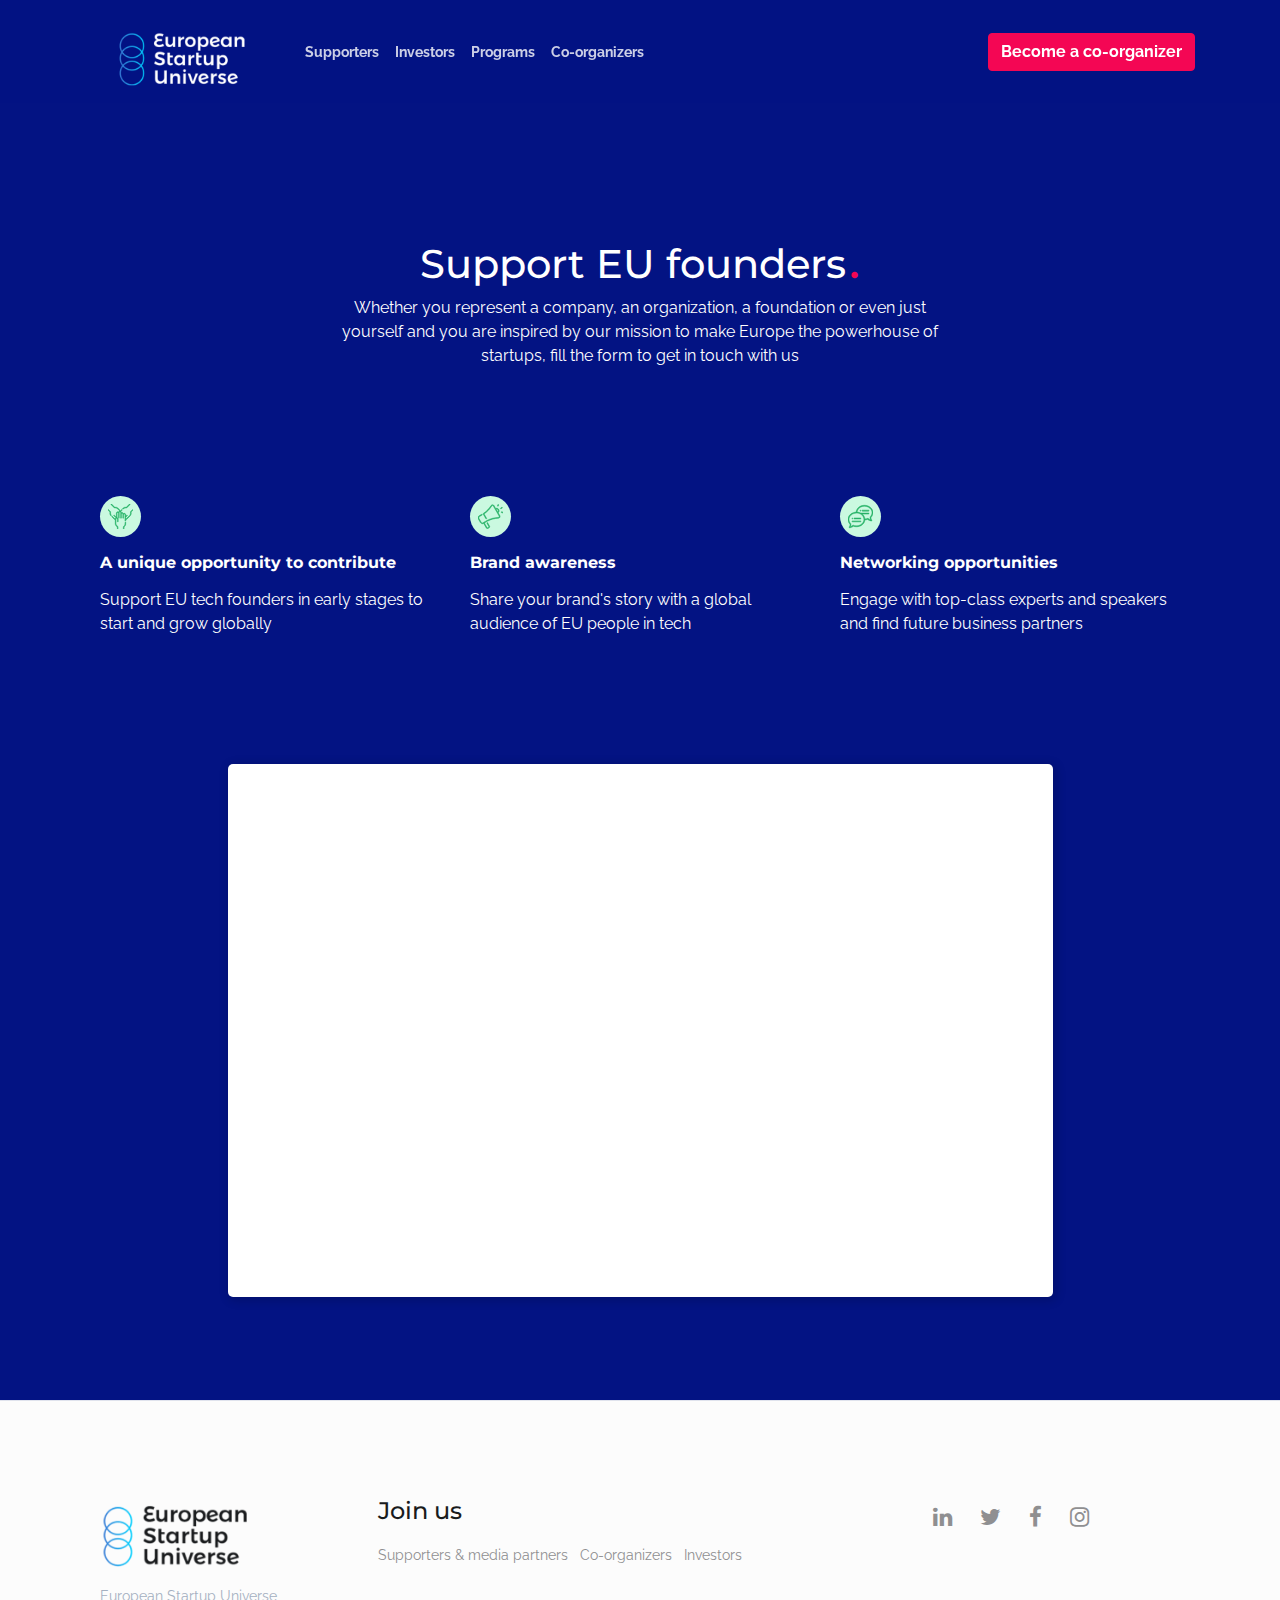
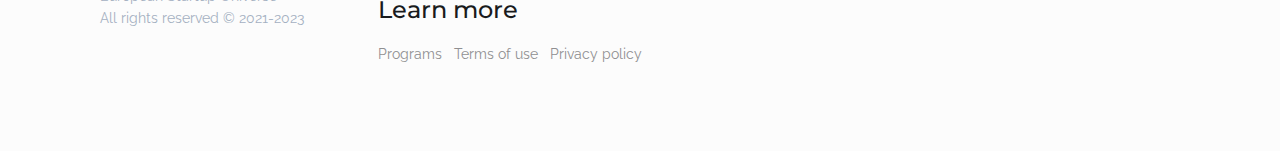
<file: supporters.html>
<!Doctype html>
<html lang="en">
    <head>
        <meta charset="utf-8">
        <meta name="viewport" content="width=device-width, initial-scale=1.0">
        <meta name="description" content="The 6-week online programs exclusively for European startup founders globally">
        <meta name="author" content="European Startup Universe team">
        <meta property="og:url" content="https://thestartupuniverse.org"/>
        <meta property="og:type" content="website"/>
        <meta property="og:title" content="European Startup Universe"/>
        <meta property="og:site_name" content="European Startup Universe"/>
        <meta property="og:description" 
                content="The 6-week online programs exclusively for European startup founders globally."
        />
        <meta property="og:image" content="content/img/facebook_open_graph.jpg"/>
        <title>European Startup Universe</title>
        <!-- Favicon-->
        <link rel="shortcut icon" href="content/img/favicon.png">
        <!-- Bootstrap Core CSS -->
        <link rel="stylesheet" href="css/bootstrap.min.css">
        <link rel="stylesheet" href="css/slick.css">
        <!-- Custom CSS -->
        <link rel="stylesheet" href="css/basic.css">
        <link rel="stylesheet" href="css/supportive_pages.css">
        <!-- Google Analytics -->
        
        <!-- Fastbase Analytics -->
        
        <!-- Start of Async Drift Code -->
        
        <!-- Hotjar Tracking Code -->
        
    </head>
    <body>

    <!-- Navigation Bar Section -->
    <nav class="navbar fixed-top navbar-expand-lg navbar-light bg-light">
        <div class="container">
            <a class="navbar-brand" href="index.html">
                <img src="content/img/european_startup_universe_white_logo.png" width="auto" height="55px" alt="European Startup Universe white logo">
            </a>
            <button class="navbar-toggler navbar-toggler-left x collapsed" type="button" data-toggle="collapse" data-target="#navbarText" aria-controls="navbarText" aria-expanded="false" aria-label="Toggle navigation">
                <span class="icon-bar"></span>
                <span class="icon-bar"></span>
                <span class="icon-bar"></span>
              </button>
            <div class="collapse navbar-collapse" id="navbarText">
                <ul class="navbar-nav ml-md-3 mr-auto mt-md-3 mt-lg-0">
                    <li class="nav-item">
                        <a class="nav-link" href="supporters.html">Supporters</a>
                    </li>
                    <li class="nav-item">
                        <a class="nav-link" href="investors.html">Investors</a>
                    </li>
                    <li class="nav-item">
                        <a class="nav-link" href="about-program.html">Programs</a>
                    </li>
                    <li class="nav-item d-none">
                        <a class="nav-link" href="bexpert.html">Ambassadors</a>
                    </li>
                    <li class="nav-item">
                        <a class="nav-link" href="organizers.html">Co-organizers</a>
                    </li>
                </ul>
        
                <button class="btn mt-3 mt-md-0 my-2 my-sm-0 btn-call-to-action" type="button" onclick="window.open('https://thestartupuniverse.org/organizers.html')">Become a co-organizer</button>
            </div>
        </div>
    </nav>

    <!-- Hero Section -->
    <section class="jumbotron jumbotron-fluid welcome-section mt-5">
        <div class="container">
            <div class="col-12">         
            
                <div class="row">
                    <div class="col-12 col-lg-7 welcome-section-title text-center mx-auto">
                        <h1 class="title-welcome">Support EU founders<span class="colored-dot">.</span></h1>
                        <p class="text-white">Whether you represent a company, an organization, a foundation or even just yourself and you are inspired by our mission to make Europe the powerhouse of startups, fill the form to get in touch with us</p>
                    </div>
                </div>

            </div>
        </div>
    </section>

    <!-- Features section -->
    <section class="mb-5" id="section-investors-features">
        <div class="container">
            <div class="col-12">
                <div class="row">
                    <div class="col-12 col-md-4 py-3 card-style">       
                        <span class="badge badge-secondary icon-wrapper">
                            <img src="content/img/united.svg" width="auto" height="25" alt="bot development graphic image">
                        </span>
                        <h6 class="font-weight-bold my-3 text-white">A unique opportunity to contribute</h6>
                        <p class="text-white">Support EU tech founders in early stages to start and grow globally</p>
                    </div>
                    <div class="col-12 col-md-4 py-3 card-style">
                        <span class="badge badge-secondary icon-wrapper">
                            <img src="content/img/megaphone.svg" width="auto" height="25" alt="bot development graphic image">
                        </span>
                        <h6 class="font-weight-bold my-3 text-white">Brand awareness</h6>
                        <p class="text-white">Share your brand's story with a global audience of EU people in tech</p>
                    </div>
                    <div class="col-12 col-md-4 py-3 card-style">
                        <span class="badge badge-secondary icon-wrapper">
                            <img src="content/img/community.svg" width="auto" height="25" alt="bot development graphic image">
                        </span>
                        <h6 class="font-weight-bold my-3 text-white">Networking opportunities</h6>
                        <p class="text-white">Engage with top-class experts and speakers and find future business partners</p>
                    </div>  
                </div>
            </div>  
        </div>
    </section>

    <!-- Form content section -->
    <section id="section-form">
        <div class="container">
            <div class="row">
                <div class="col-12 col-md-9 mx-auto py-5 mb-5">
                    <iframe class="airtable-embed airtable-dynamic-height" src="https://airtable.com/embed/shrXDLzlTwp7DGafA?backgroundColor=green" frameborder="0" onmousewheel="" width="100%" height="533" style="background:#fff!important; box-shadow: 2px 2px 10px 2px rgba(0,0,0,.15); border-radius: 5px; font-family: 'Raleway', sans-serif!important;"></iframe>   
                </div>
            </div>
        </div>
    </section>

    <!-- Footer -->
    <footer class="section-footer" role="contentinfo">
        <div class="container">
            <div class="col-12">            
            
                <div class="row">
                    <div class="col-12 col-sm-6 col-lg-3 mt-3 order-3 order-sm-1 mt-sm-0">
                        <a class="navbar-brand" href="index.html">
                            <img src="content/img/european_startup_universe_black_logo.png" width="150px" alt="European Startup Universe black logo">
                        </a>
                        <p class="mt-2">European Startup Universe<br>All rights reserved © 2021-2023 </p>
                    </div>
                    <div class="col-12 col-sm-6 order-1 order-sm-2">
                        <h4 class="mb-3">Join us</h4>
                        <ul class="list-unstyled list-inline">
                            <li class="footer-list-item list-inline-item">
                                <a href="supporters.html">Supporters & media partners</a>
                            </li>
                            <li class="footer-list-item list-inline-item">
                                <a href="organizers.html" class="footer-list-item">Co-organizers</a>
                            </li>
                            <li class="footer-list-item list-inline-item">
                                <a href="investors.html" class="footer-list-item">Investors</a>
                            </li>
                            <li class="footer-list-item list-inline-item d-none">
                                <a href="bexpert.html" class="footer-list-item">Ambassadors</a>
                            </li>                   
                        </ul>
                        <h4 class="mb-3 mt-4">Learn more</h4>
                        <ul class="list-unstyled list-inline">
                            <li class="footer-list-item list-inline-item">
                                <a href="about-program.html" class="footer-list-item">Programs</a>
                            </li>
                            <li class="footer-list-item list-inline-item">
                                <a href="terms.html" class="footer-list-item">Terms of use</a>
                            </li>
                            <li class="footer-list-item list-inline-item">
                                <a href="privacy.html" class="footer-list-item">Privacy policy</a>
                            </li>                   
                        </ul>                 
                    </div>
                    <div class="col-12 col-sm-6 col-lg-3 order-2 order-sm-3 mt-sm-3 mt-lg-0">
                        <ul class="list-unstyled list-inline">
                            <li class="footer-list-item list-inline-item social-list-item">
                                <a href="https://www.linkedin.com/company/european-startup-universe" target="_blank"><i class="fa fa-linkedin"></i></a>
                            </li>
                            <li class="footer-list-item list-inline-item social-list-item">
                                <a href="https://twitter.com/EUstartupuni" target="_blank"><i class="fa fa-twitter"></i></a>
                            </li>
                            <li class="footer-list-item list-inline-item social-list-item">
                                <a href="https://www.facebook.com/europeanstartupuniverse" target="_blank"><i class="fa fa-facebook"></i></a>
                            </li>
                            <li class="footer-list-item list-inline-item social-list-item">
                                <a href="https://www.instagram.com/eu_startup_universe/" target="_blank"><i class="fa fa-instagram"></i></a>
                            </li>        
                        </ul>                 
                    </div>
                </div>

            </div>
        </div>
    </footer>

    <!-- Cookies consent -->
    <div class="toast hidden" id="consent-popup" role="alert" aria-live="assertive" aria-atomic="true">
        <div class="toast-header">
            <button type="button" class="close ml-auto p-1" data-dismiss="toast" aria-label="Close">
                <span aria-hidden="true">&times;</span>
            </button>
        </div>
        <div class="toast-body pt-0">
           <p>By using this website you agree to the <a href="https://thestartupuniverse.org/terms" target="_blank">Terms of use</a> and <a href="https://thestartupuniverse.org/privacy">Privacy policy.</a></p>
            <a href="#!" class="btn btn-success mt-3 btn-block" id="accept-cookies" type="button">Got it</a>
        </div>
    </div>
    
    <script src="js/jquerry.v2.1.4.min.js"></script>
    <script src="js/poper.min.js"></script>
    <script src="js/bootstrap.min.js"></script>
    <script src="https://static.airtable.com/js/embed/embed_snippet_v1.js"></script>
    <script src="js/privacy.js"></script>
    
  </body>
</html>
</file>
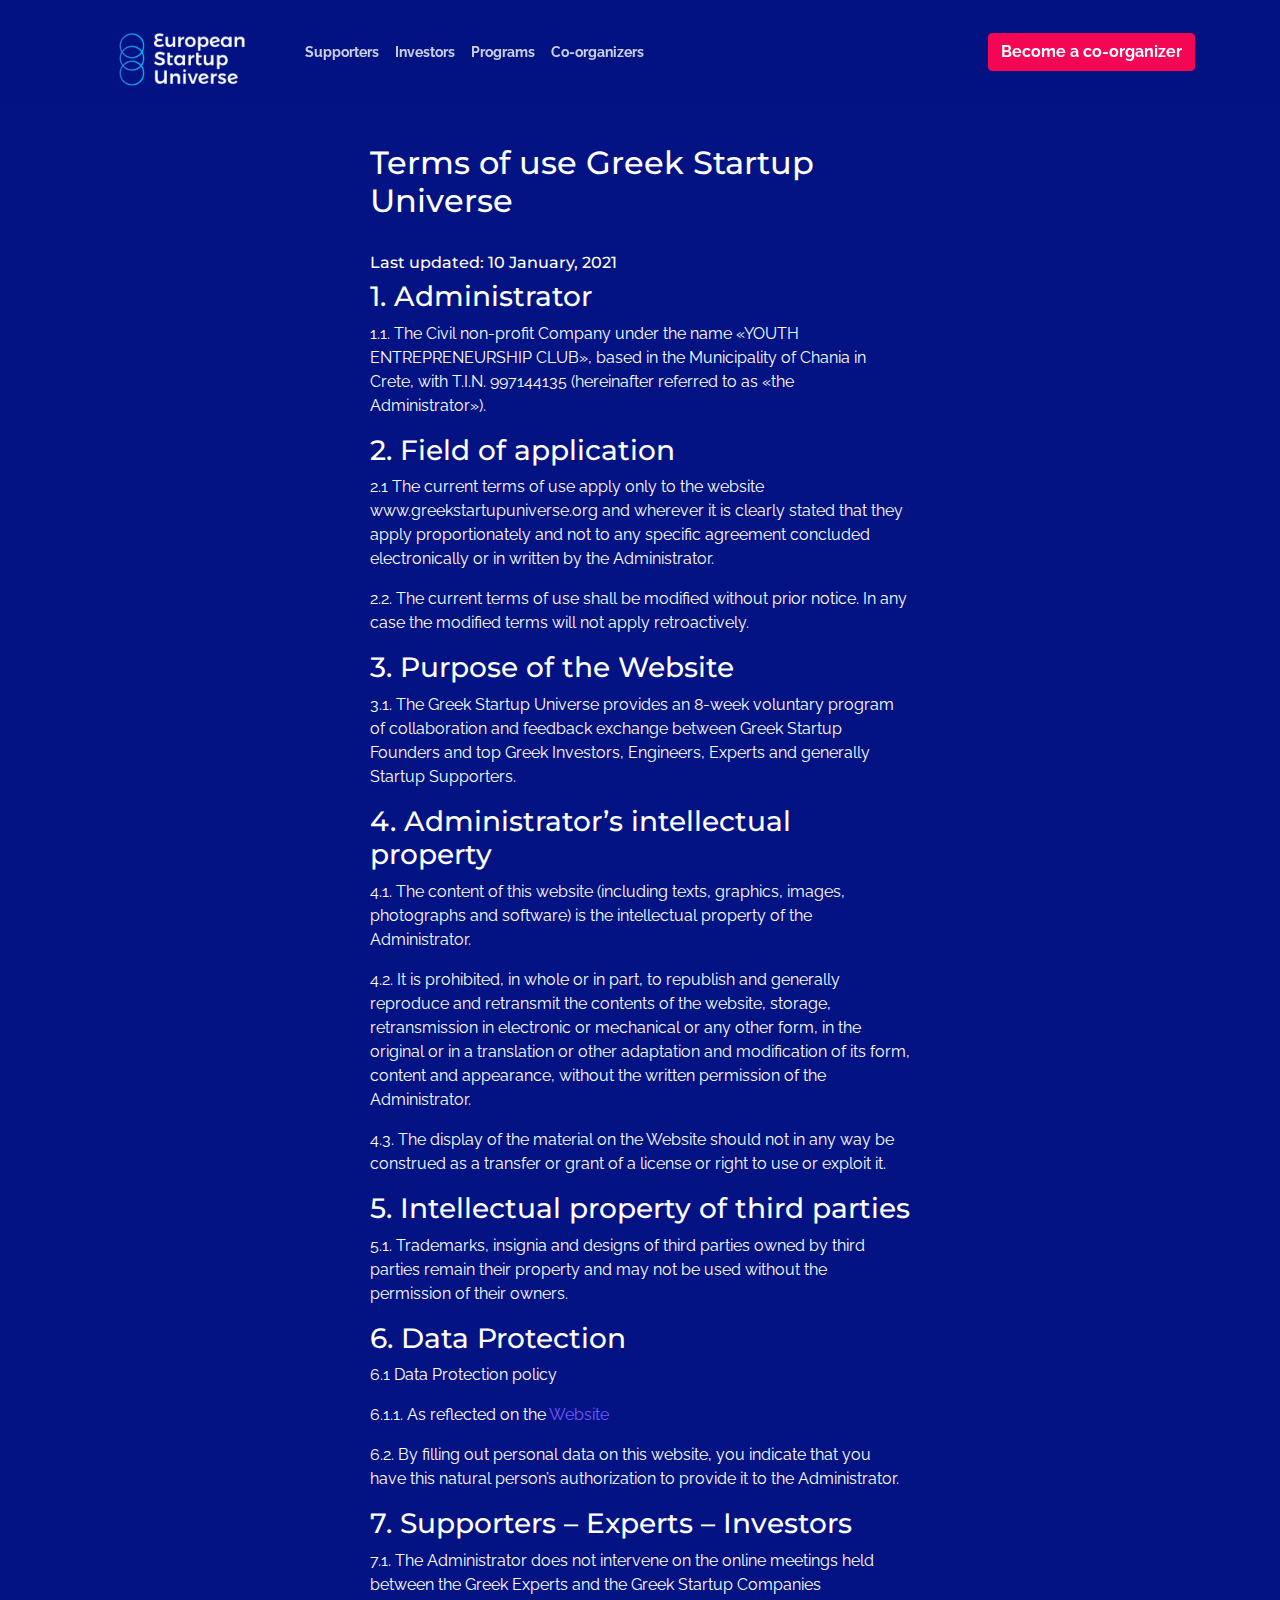
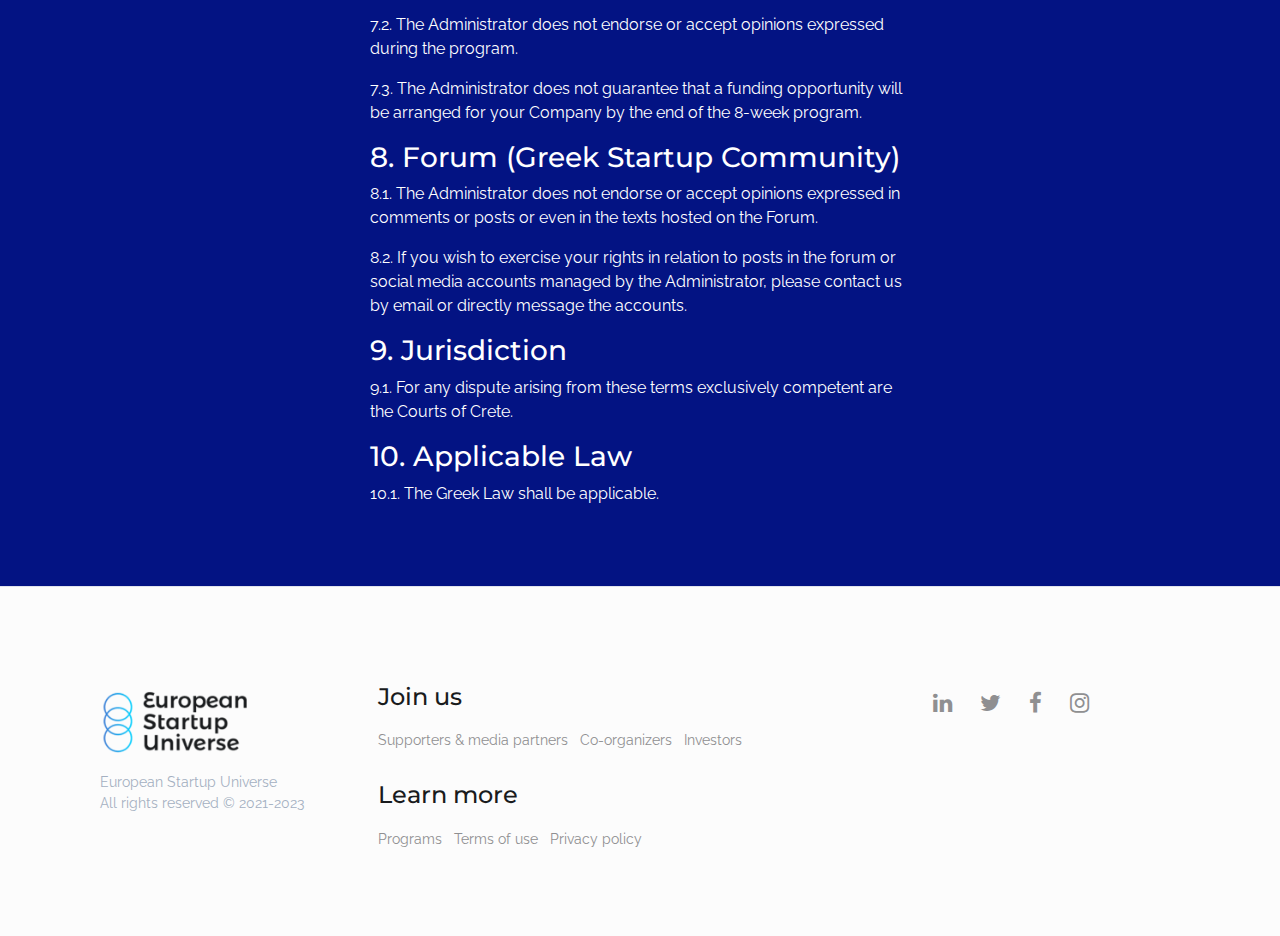
<file: terms.html>
<!Doctype html>
<html lang="en">
    <head>
        <meta charset="utf-8">
        <meta name="viewport" content="width=device-width, initial-scale=1.0">
        <meta name="description" content="The 6-week online programs exclusively for European startup founders globally">
        <meta name="author" content="European Startup Universe team">
        <meta property="og:url" content="https://thestartupuniverse.org"/>
        <meta property="og:type" content="website"/>
        <meta property="og:title" content="European Startup Universe"/>
        <meta property="og:site_name" content="European Startup Universe"/>
        <meta property="og:description" 
                content="The 6-week online programs exclusively for European startup founders globally."
        />
        <meta property="og:image" content="content/img/facebook_open_graph.jpg"/>
        <title>European Startup Universe</title>
        <!-- Favicon-->
        <link rel="shortcut icon" href="content/img/favicon.png">
        <!-- Bootstrap Core CSS -->
        <link rel="stylesheet" href="css/bootstrap.min.css">
        <link rel="stylesheet" href="css/slick.css">
        <!-- Custom CSS -->
        <link rel="stylesheet" href="css/basic.css">
        <link rel="stylesheet" href="css/supportive_pages.css">
    </head>
    <body>

    <!-- Navigation Bar Section -->
    <nav class="navbar fixed-top navbar-expand-lg navbar-light bg-light">
        <div class="container">
            <a class="navbar-brand" href="index.html">
                <img src="content/img/european_startup_universe_white_logo.png" width="auto" height="55px" alt="European Startup Universe white logo">
            </a>
            <button class="navbar-toggler navbar-toggler-left x collapsed" type="button" data-toggle="collapse" data-target="#navbarText" aria-controls="navbarText" aria-expanded="false" aria-label="Toggle navigation">
                <span class="icon-bar"></span>
                <span class="icon-bar"></span>
                <span class="icon-bar"></span>
              </button>
            <div class="collapse navbar-collapse" id="navbarText">
                <ul class="navbar-nav ml-md-3 mr-auto mt-md-3 mt-lg-0">
                    <li class="nav-item">
                        <a class="nav-link" href="supporters.html">Supporters</a>
                    </li>
                    <li class="nav-item">
                        <a class="nav-link" href="investors.html">Investors</a>
                    </li>
                    <li class="nav-item">
                        <a class="nav-link" href="about-program.html">Programs</a>
                    </li>
                    <li class="nav-item d-none">
                        <a class="nav-link" href="bexpert.html">Ambassadors</a>
                    </li>
                    <li class="nav-item">
                        <a class="nav-link" href="organizers.html">Co-organizers</a>
                    </li>
                </ul>
        
                <button class="btn mt-3 mt-md-0 my-2 my-sm-0 btn-call-to-action" type="button" onclick="window.open('https://thestartupuniverse.org/organizers.html')">Become a co-organizer</button>
            </div>
        </div>
    </nav>

    <!-- Hero Section -->
    <section class="container py-5">
        <div class="row">
            <div class="col-12 col-md-6 mx-auto pt-5 mt-5 pb-3">
                <h2 class="pb-4 text-white">Terms of use Greek Startup Universe</h2>
                <h6 class="text-lead text-white">Last updated: 10 January, 2021</h6>
                <h3 class="text-white">1. Administrator</h3>
                <p class="text-white">1.1. The Civil non-profit Company under the name «YOUTH ENTREPRENEURSHIP CLUB», based in the Municipality of Chania in Crete, with T.I.N. 997144135 (hereinafter referred to as «the Administrator»).</p>
                <h3 class="text-white">2. Field of application</h3>   
                <p class="text-white">2.1 The current terms of use apply only to the website www.greekstartupuniverse.org and wherever it is clearly stated that they apply proportionately and not to any specific agreement concluded electronically or in written by the Administrator.</p>
                <p class="text-white">2.2. The current terms of use shall be modified without prior notice. In any case the modified terms will not apply retroactively.</p>
                <h3 class="text-white">3. Purpose of the Website</h3>   
                <p class="text-white">3.1. The Greek Startup Universe provides an 8-week voluntary program of collaboration and feedback exchange between Greek Startup Founders and top Greek Investors, Engineers, Experts and generally Startup Supporters.</p>
                <h3 class="text-white">4. Administrator’s intellectual property</h3>   
                <p class="text-white">4.1. The content of this website (including texts, graphics, images, photographs and software) is the intellectual property of the Administrator.</p>
                <p class="text-white">4.2. It is prohibited, in whole or in part, to republish and generally reproduce and retransmit the contents of the website, storage, retransmission in electronic or mechanical or any other form, in the original or in a translation or other adaptation and modification of its form, content and appearance, without the written permission of the Administrator.</p>
                <p class="text-white">4.3. The display of the material on the Website should not in any way be construed as a transfer or grant of a license or right to use or exploit it.</p>
                <h3 class="text-white">5. Intellectual property of third parties</h3>   
                <p class="text-white">5.1. Trademarks, insignia and designs of third parties owned by third parties remain their property and may not be used without the permission of their owners. </p>
            
                <h3 class="text-white">6. Data Protection</h3>   
                <p class="text-white">6.1 Data Protection policy</p>
                <p class="text-white">6.1.1. As reflected on the <a href="https://greekstartupuniverse.org/">Website</a></p>
                <p class="text-white">6.2. By filling out personal data on this website, you indicate that you have this natural person’s authorization to provide it to the Administrator.</p>

                <h3 class="text-white">7. Supporters – Experts – Investors</h3>   
                <p class="text-white">7.1. The Administrator does not intervene on the online meetings held between the Greek Experts and the Greek Startup Companies</p>
                <p class="text-white">7.2. The Administrator does not endorse or accept opinions expressed during the program.</p>
                <p class="text-white">7.3. The Administrator does not guarantee that a funding opportunity will be arranged for your Company by the end of the 8-week program.</p>

                <h3 class="text-white">8. Forum (Greek Startup Community)</h3>   
                <p class="text-white">8.1. The Administrator does not endorse or accept opinions expressed in comments or posts or even in the texts hosted on the Forum.</p>
                <p class="text-white">8.2. If you wish to exercise your rights in relation to posts in the forum or social media accounts managed by the Administrator, please contact us by email or directly message the accounts.</p>

                <h3 class="text-white">9. Jurisdiction</h3>   
                <p class="text-white">9.1. For any dispute arising from these terms exclusively competent are the Courts of Crete.</p>
                
                <h3 class="text-white">10. Applicable Law</h3>   
                <p class="text-white">10.1. The Greek Law shall be applicable.</p>

            </div>
        </div>
    </section>
    
    <!-- Footer -->
    <footer class="section-footer" role="contentinfo">
        <div class="container">
            <div class="col-12">            
            
                <div class="row">
                    <div class="col-12 col-sm-6 col-lg-3 mt-3 order-3 order-sm-1 mt-sm-0">
                        <a class="navbar-brand" href="index.html">
                            <img src="content/img/european_startup_universe_black_logo.png" width="150px" alt="European Startup Universe black logo">
                        </a>
                        <p class="mt-2">European Startup Universe<br>All rights reserved © 2021-2023 </p>
                    </div>
                    <div class="col-12 col-sm-6 order-1 order-sm-2">
                        <h4 class="mb-3">Join us</h4>
                        <ul class="list-unstyled list-inline">
                            <li class="footer-list-item list-inline-item">
                                <a href="supporters.html">Supporters & media partners</a>
                            </li>
                            <li class="footer-list-item list-inline-item">
                                <a href="organizers.html" class="footer-list-item">Co-organizers</a>
                            </li>
                            <li class="footer-list-item list-inline-item">
                                <a href="investors.html" class="footer-list-item">Investors</a>
                            </li>
                            <li class="footer-list-item list-inline-item d-none">
                                <a href="bexpert.html" class="footer-list-item">Ambassadors</a>
                            </li>                   
                        </ul>
                        <h4 class="mb-3 mt-4">Learn more</h4>
                        <ul class="list-unstyled list-inline">
                            <li class="footer-list-item list-inline-item">
                                <a href="about-program.html" class="footer-list-item">Programs</a>
                            </li>
                            <li class="footer-list-item list-inline-item">
                                <a href="terms.html" class="footer-list-item">Terms of use</a>
                            </li>
                            <li class="footer-list-item list-inline-item">
                                <a href="privacy.html" class="footer-list-item">Privacy policy</a>
                            </li>                   
                        </ul>                 
                    </div>
                    <div class="col-12 col-sm-6 col-lg-3 order-2 order-sm-3 mt-sm-3 mt-lg-0">
                        <ul class="list-unstyled list-inline">
                            <li class="footer-list-item list-inline-item social-list-item">
                                <a href="https://www.linkedin.com/company/european-startup-universe" target="_blank"><i class="fa fa-linkedin"></i></a>
                            </li>
                            <li class="footer-list-item list-inline-item social-list-item">
                                <a href="https://twitter.com/EUstartupuni" target="_blank"><i class="fa fa-twitter"></i></a>
                            </li>
                            <li class="footer-list-item list-inline-item social-list-item">
                                <a href="https://www.facebook.com/europeanstartupuniverse" target="_blank"><i class="fa fa-facebook"></i></a>
                            </li>
                            <li class="footer-list-item list-inline-item social-list-item">
                                <a href="https://www.instagram.com/eu_startup_universe/" target="_blank"><i class="fa fa-instagram"></i></a>
                            </li>        
                        </ul>                 
                    </div>
                </div>

            </div>
        </div>
    </footer>

    <!-- Cookies consent -->
    <div class="toast hidden" id="consent-popup" role="alert" aria-live="assertive" aria-atomic="true">
        <div class="toast-header">
            <button type="button" class="close ml-auto p-1" data-dismiss="toast" aria-label="Close">
                <span aria-hidden="true">&times;</span>
            </button>
        </div>
        <div class="toast-body pt-0">
           <p>By using this website you agree to the <a href="https://thestartupuniverse.org/terms" target="_blank">Terms of use</a> and <a href="https://thestartupuniverse.org/privacy">Privacy policy.</a></p>
            <a href="#!" class="btn btn-success mt-3 btn-block" id="accept-cookies" type="button">Got it</a>
        </div>
    </div>

    <script src="js/jquerry.v2.1.4.min.js"></script>
    <script src="js/poper.min.js"></script>
    <script src="js/bootstrap.min.js"></script>
    <script src="js/privacy.js"></script>

  </body>
</html>
</file>
<file: css/supportive_pages.css>
/*--- Welcome section ---*/

.welcome-section {
    background: #031383;
    color: #fff;
}

.title-welcome {   
    margin-top: 8rem;
    color: #fff;
}

.welcome-section-image {
    margin-top: 5rem;
}

@media (max-width: 768px) {


    .title-welcome {
        font-size: 2rem;
    }

    .welcome-section-image {
        margin-top: 3rem;
    }

}

/*--- Experts section ---*/

.speaker-name {
    font-size: 0.9rem;
}

.speaker-position {
    font-size: 0.8rem;
}

@media (max-width: 768px) {

    .speaker-name {
        font-size: 0.9rem;
    }

    .speaker-position {
        font-size: 0.8rem;
    }

}

@media (max-width: 576px) {

    .speaker-name {
        font-size: 0.78rem;
    }

    .speaker-position {
        font-size: 0.5rem;
    }

}
</file>
<file: css/basic.css>
/*--- General CSS ---*/
@import url('https://fonts.googleapis.com/css?family=Montserrat:700');
@import url('https://fonts.googleapis.com/css?family=Raleway:400,800');
@import url('fonts/font-awesome.css');

body {
    background-color: #031383;
    font-family: 'Raleway', sans-serif;
}

h1,
h2,
h3,
h4,
h5,
h6 { 
    color: #191b1d;
    font-family: 'Montserrat', sans-serif;
}

p {
    color: #6b6969;
    font-family: 'Raleway', sans-serif;
}

.btn {
    font-weight: 700;
    cursor: pointer;
    -webkit-transition: all .15s ease;
    transition: all .15s ease;
}

.btn-big-pad {
    padding: 0.8rem 2.6rem;
    border-radius: 3px;
}

.btn-call-to-action {
    background-color: #f40654;
    border-color: #f40654;
    color: #fff;
}

.btn-call-to-action:hover,
.btn-call-to-action:focus,
.btn-call-to-action:active {
    background-color: #DC0046;
    border-color: #DC0046;
    outline: none!important;
    box-shadow: none!important;
    color: #fff;
}

@media (max-width: 992px) {

    .btn-call-to-action {
        width: 100%!important;
    }

}

a {
	color: #7856ff;
    font-family: 'Raleway', sans-serif;
}

a:hover,
a:focus,
a:active {
	text-decoration: none;
	color: #ae9aff;
    outline: 0;
}

.form-control:focus {
    border: 2px solid #2d7ff9;
    box-shadow: inset 0 0 0 2px #cfdfff;
}

.icon-wrapper {
    background: #CAF9E0;
    padding: .5rem;
    border-radius: 100%;
}

.rocket-icon-wrapper {
    padding: .6rem;
}

.background-standing {
    background-color: #FFC482;
    padding: 4rem;
}

@media (max-width: 768px) {

    .background-standing {
        padding: 2rem 1rem 2rem 1rem;
    }

}

.subtitle-blue {
    color: #37D0DD;
}

.fa-long-arrow-right {
    -webkit-transition: right .1s ease-out;
    transition: right .1s ease-out;
    position: relative;
    right: 0;
}

.link-to-page:hover .fa,
.link-to-page:focus .fa,
.link-to-page:active .fa {
    right: -2px;
}

.link-white {
    color: rgba(255,255,255,.8);
} 

.link-white:hover,
.link-white:focus,
.link-white:active {
    color: #fff;
}

.colored-dot {
    color: #f40654;
    font-size: 3rem;
    margin-left: .2rem;
    line-height: 1rem;
}

.title-border {
    width: 3rem;
    height: .2rem;
    background-color: #f40654;
    border-radius: 5px;
}

.slick-track {
    margin-left: unset;
    margin-right: unset;
}

.w-90 {
    width: 90%!important;
}

.w-45 {
    width: 45%!important;
}

.w-35 {
    width: 35%!important;
}

.fs-09 {
    font-size: 0.9rem!important;
}

/* Card speakers */

.card-speaker {
    border: none;
}

.card-img-top,
.card {
    border-radius: .3rem!important;
}

.card-img-overlay {
    top: unset;
}

.speaker-position {
    font-size: 0.9rem;
}

.card-title,
.card-text {
    text-shadow: 1px 2px 3px #000;
}

/*--- Nav bar ---*/

.navbar-light {
    background-color: rgba(3,19,131,.8)!important;
    padding: 0;
}

.navbar-light .navbar-brand {
    padding: 2rem 1rem 1rem 2rem;
}

.navbar-light .navbar-nav .nav-link {
    font-size: 0.9rem;
    font-weight: 700;
    color: rgba(255,255,255,.8);
}

.nav-link:hover,
.nav-link:focus,
.nav-link:active {
    color: #fff!important;
}

@media (max-width: 768px) {

    .navbar-light .navbar-brand {
        margin-right: 0!important;
    }

    .navbar-collapse {
        background-color: #fff;
        padding: 6rem 2rem 1rem 2rem;
        margin-top: -7rem;
        height: 101vh;
    }

    .navbar-light .navbar-nav .nav-link {
        padding-top: 1rem;
        font-size: 1rem;
        color: #191b1d;
    }

    .navbar-toggler {
        margin-right: 2rem;
        margin-top: 1rem;
    }

}

/* Standar Hamburger Menu */

.navbar-toggler {
    border: none;
    background: transparent!important;
}

.navbar-toggler:hover {
    background: transparent!important;
}

.navbar-toggler:focus {
    outline: none!important;
}

.navbar-toggler .icon-bar {
    height: 2px;
    width: 30px;
    border-radius: 1px;
    display: block;
    background-color: #fff;
    -webkit-transition: all 0.2s;
    transition: all 0.2s;
}

.navbar-toggler .icon-bar + .icon-bar {
    margin-top: 0.4rem;
}

/* Animation menu (create X) */

.navbar-toggler.x .icon-bar:nth-of-type(1) {
    -webkit-transform: translateX(3px) rotate(45deg); /* Safari 3-8 & Chrome 4-35 & Opera 15-22 */
    -ms-transform: translateX(3px) rotate(45deg); /* IE 9 */
    -moz-transform: translateX(3px) rotate(45deg); /* Firefox 3-15 */
    -o-transform: translateX(3px) rotate(45deg); /* Opera 10-14 */
    transform: translateX(3px) rotate(45deg);
    -webkit-transform-origin: 10% 10%;
    -ms-transform-origin: 10% 10%;
    -moz-transform-origin: 10% 10%;
    -o-transform-origin: 10% 10%;
    transform-origin: 10% 10%;
    background-color: #191b1d;
}

.navbar-toggler.x .icon-bar:nth-of-type(2) {
    opacity: 0;
    filter: alpha(opacity=0); /* For IE8 and earlier */
    -moz-opacity: 0; /* Older Firefox 1 */
}

.navbar-toggler.x .icon-bar:nth-of-type(3) {
    -webkit-transform: translateX(3px) rotate(-45deg);
    -ms-transform: translateX(3px) rotate(-45deg);
    -moz-transform: translateX(3px)rotate(-45deg);
    -o-transform: translateX(3px) rotate(-45deg);
    transform: translateX(3px) rotate(-45deg);
    -webkit-transform-origin: 10% 90%;
    -ms-transform-origin: 10% 90%;
    -moz-transform-origin: 10% 90%;
    -o-transform-origin: 10% 90%;
    transform-origin: 10% 90%;
    background-color: #191b1d;
}

.navbar-toggler.x.collapsed .icon-bar:nth-of-type(1) {
    -webkit-transform: rotate(0);
    -ms-transform: rotate(0);
    -moz-transform: rotate(0);
    -o-transform: rotate(0);
    transform: rotate(0);
    background-color: #fff;
}

.navbar-toggler.x.collapsed .icon-bar:nth-of-type(2) {
    opacity: 1;
    filter: alpha(opacity=100);
    -moz-opacity: 1;
}

.navbar-toggler.x.collapsed .icon-bar:nth-of-type(3) {
    -webkit-transform: rotate(0);
    -ms-transform: rotate(0);
    -moz-transform: rotate(0);
    -o-transform: rotate(0);
    transform: rotate(0);
    background-color: #fff;
}

/*--- Footer section ---*/

.section-footer {
    padding-top: 6rem;
    padding-bottom: 4rem;
    background-color: #fcfcfc;
    border-top: 1px solid #e0e3ed;
}

.footer-list-item {
    margin-bottom: .25rem;
}

.footer-list-item a {
    color: #8f8f91;
    font-size: 0.9rem;
    line-height: 1.8;
    white-space: nowrap;
    padding-bottom: 3px;
    -webkit-transition: all .25s ease;
    transition: all .25s ease;
    border-bottom: 2px solid transparent;
}

.footer-list-item a:hover,
.footer-list-item a:active,
.footer-list-item a:focus {
    color: #191b1d;
    text-shadow: 0 0 0 #626266;
    border-bottom-color: #191b1d;
}

.social-list-item a {
    margin-right: 1rem;
    font-size: 1.4rem;
    border-bottom: 0!important;
}

.section-footer p {
    font-size: 0.9rem;
    color: #a4b0c1;
}

@media (max-width: 768px) {

    .section-footer {
        padding-top: 4rem;
        padding-bottom: 2rem;
    }

}

@media (max-width: 576px) {

    #footer-logo {
        width: 125px;
        height: 25px;
    }

}

/* Privacy consent */

#consent-popup {
    position: fixed;
    bottom: 20px;
    left: 20px;
    background-color: #fff;
    transition: opacity 1s ease;
    opacity: 1;
    color: #212021;
}

.hidden {
    opacity: 0!important;
}

.toast-header {
    color: inherit;
    border-bottom: none;
}

.btn-success {
    background-color: rgb(0, 205, 106);
    border-color: rgb(0, 205, 106);
}

.close {
    font-size: 2rem;
    font-weight: 300;
    line-height: 0.5;
}

.close:focus {
    outline: none;
}

@media (max-width: 768px) {

    .toast {
        flex-basis: 270px;
        max-width: 270px;
    }

}
</file>
